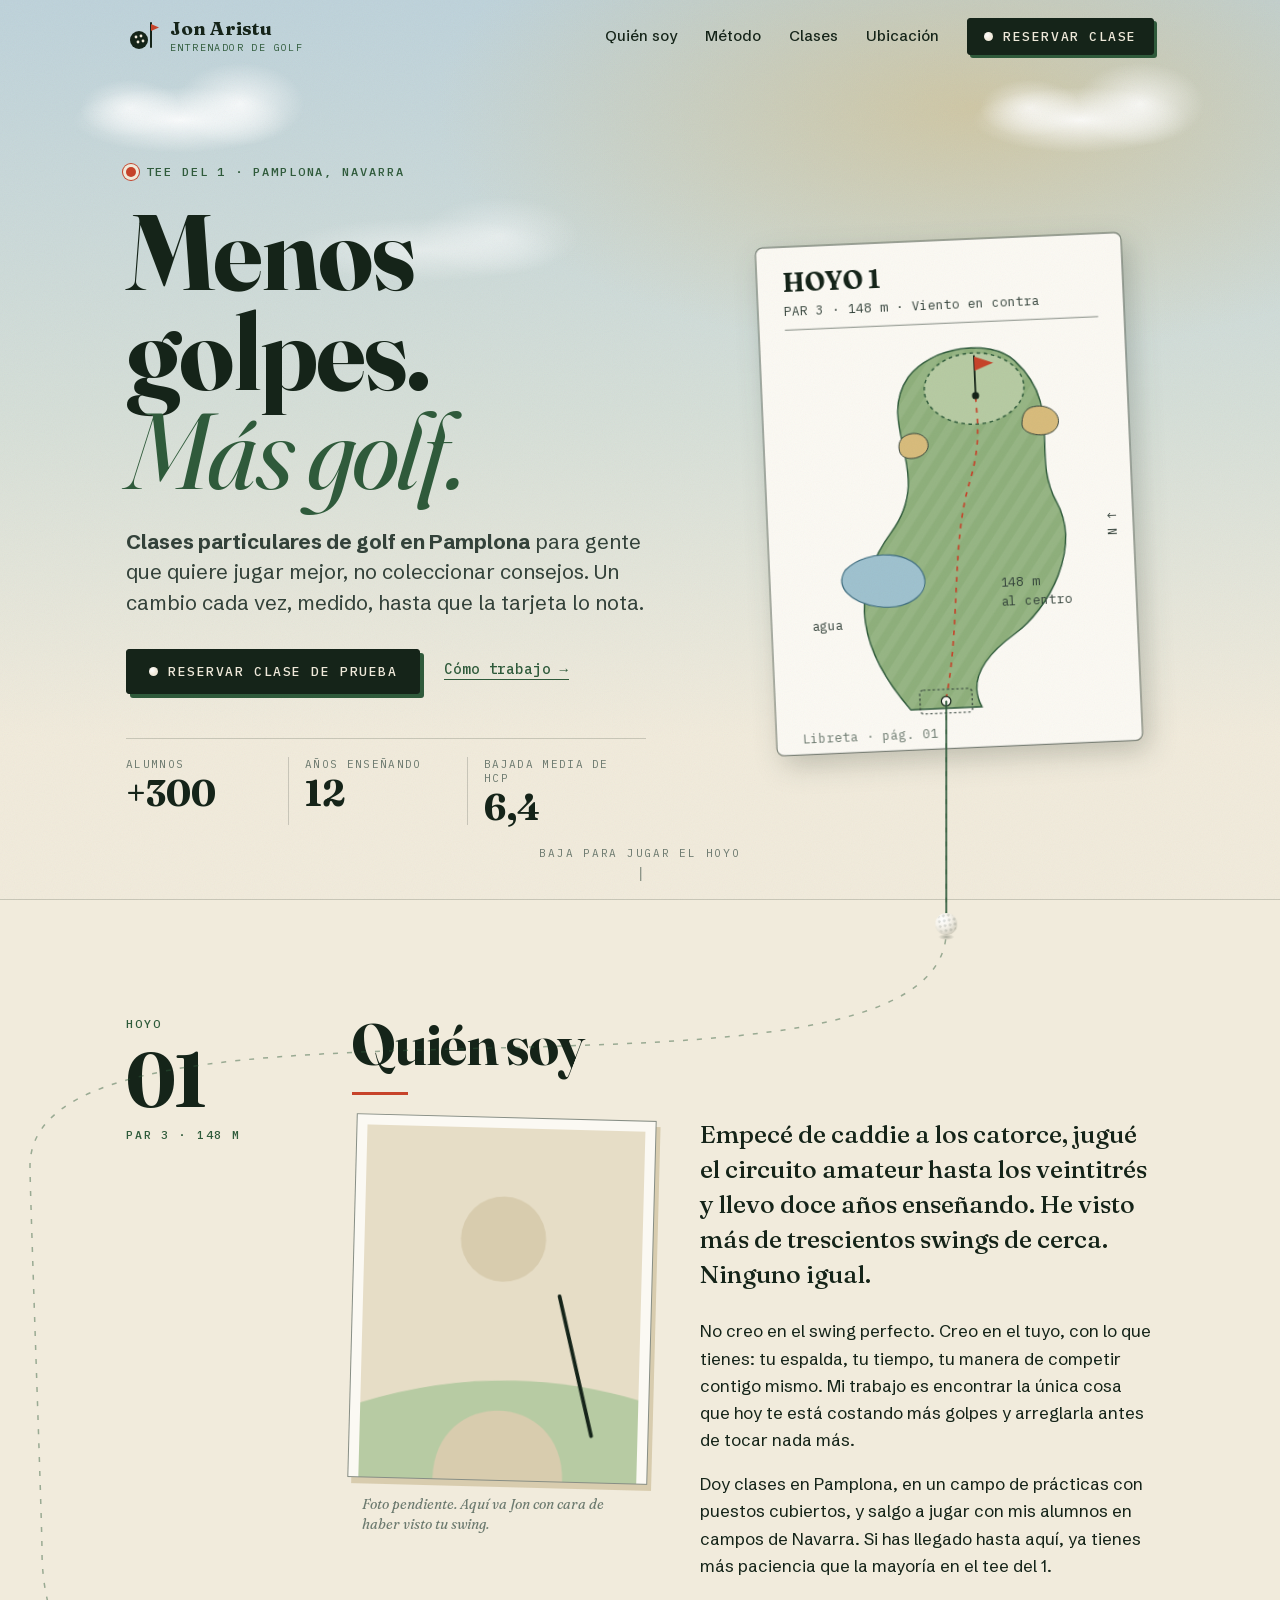
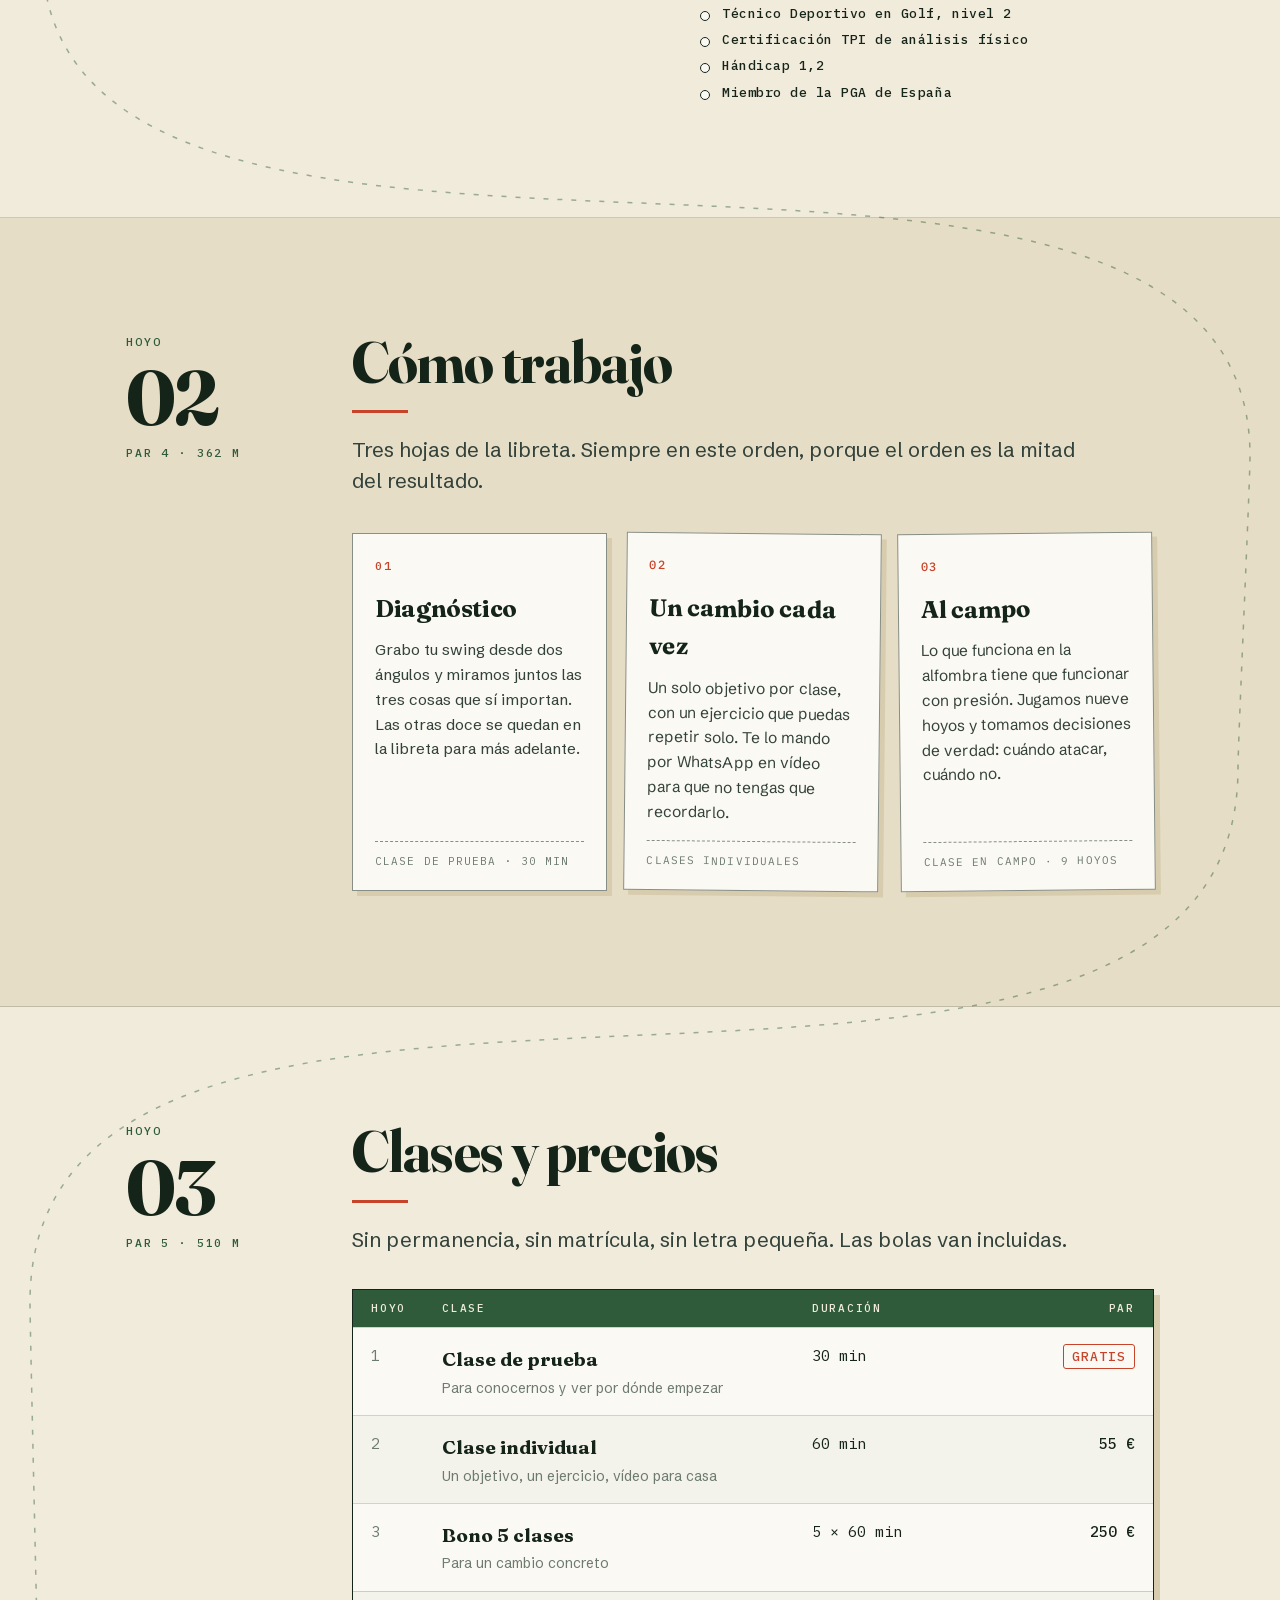
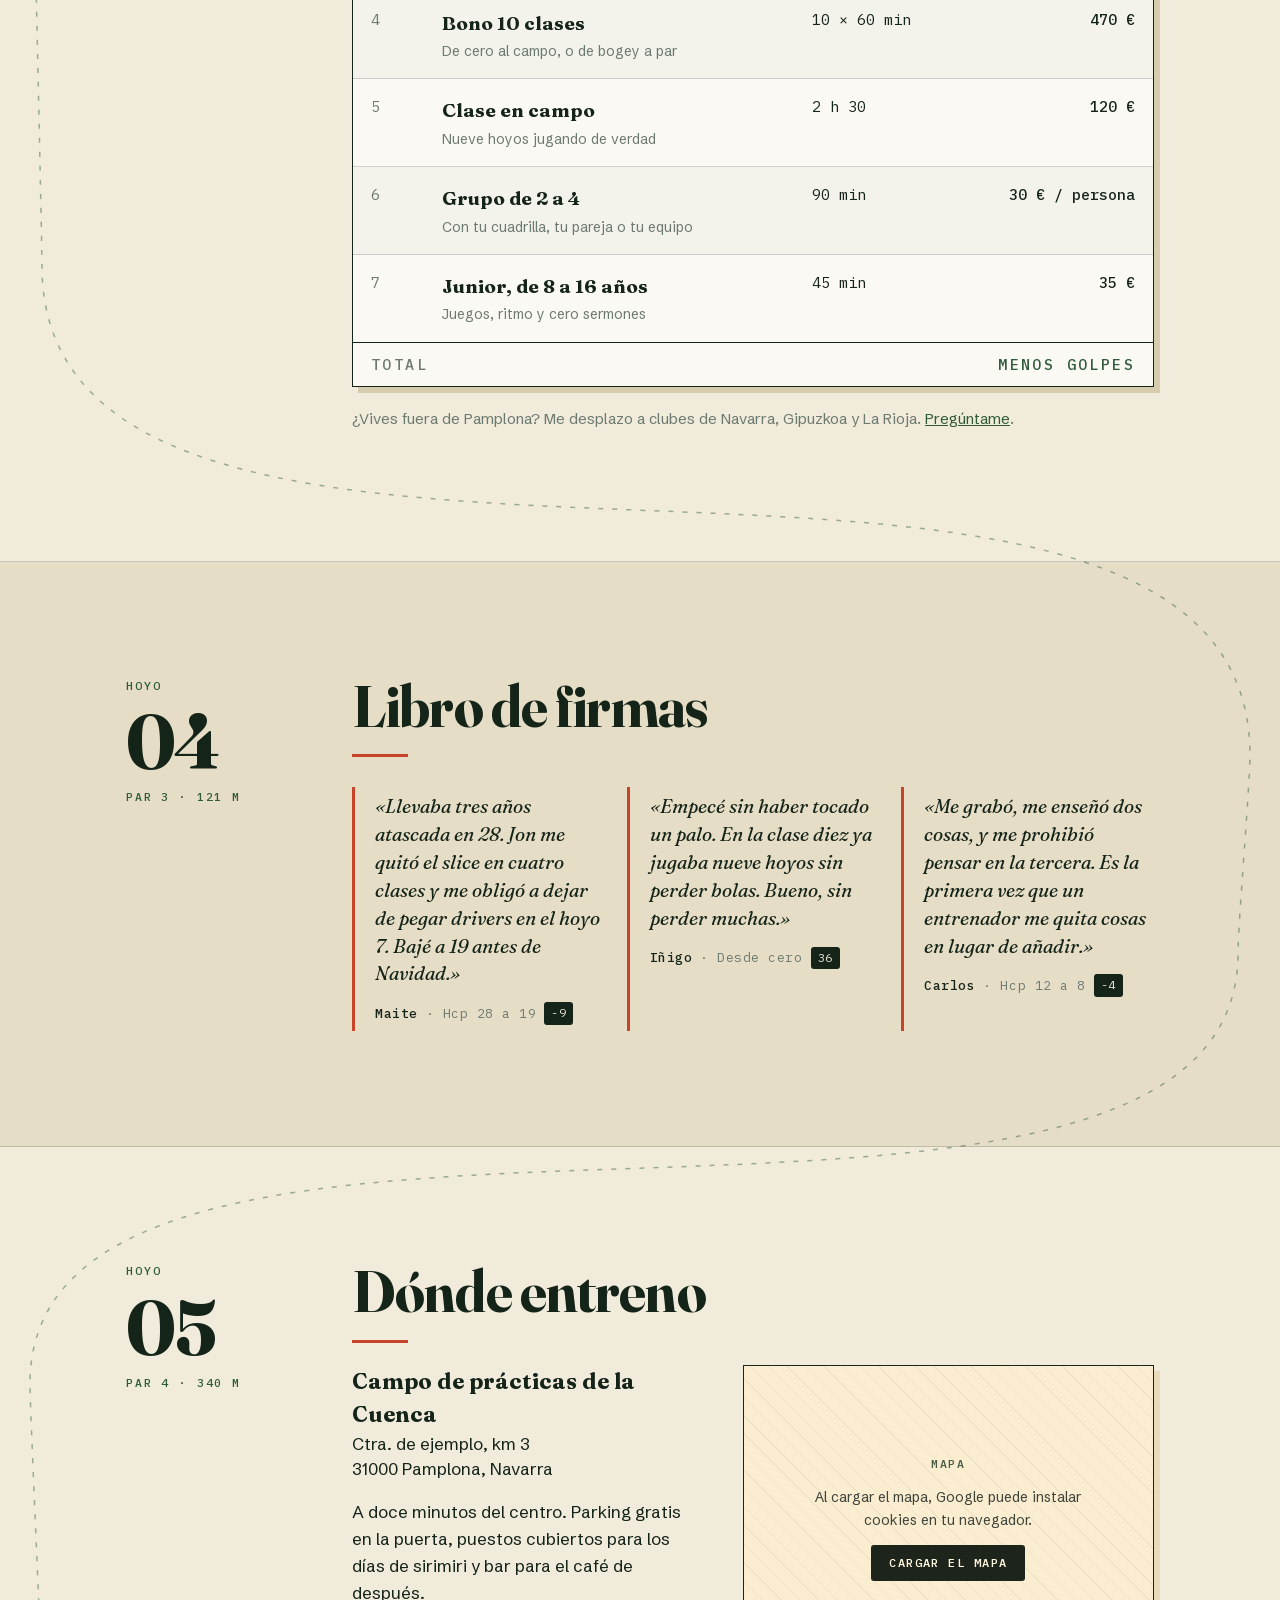
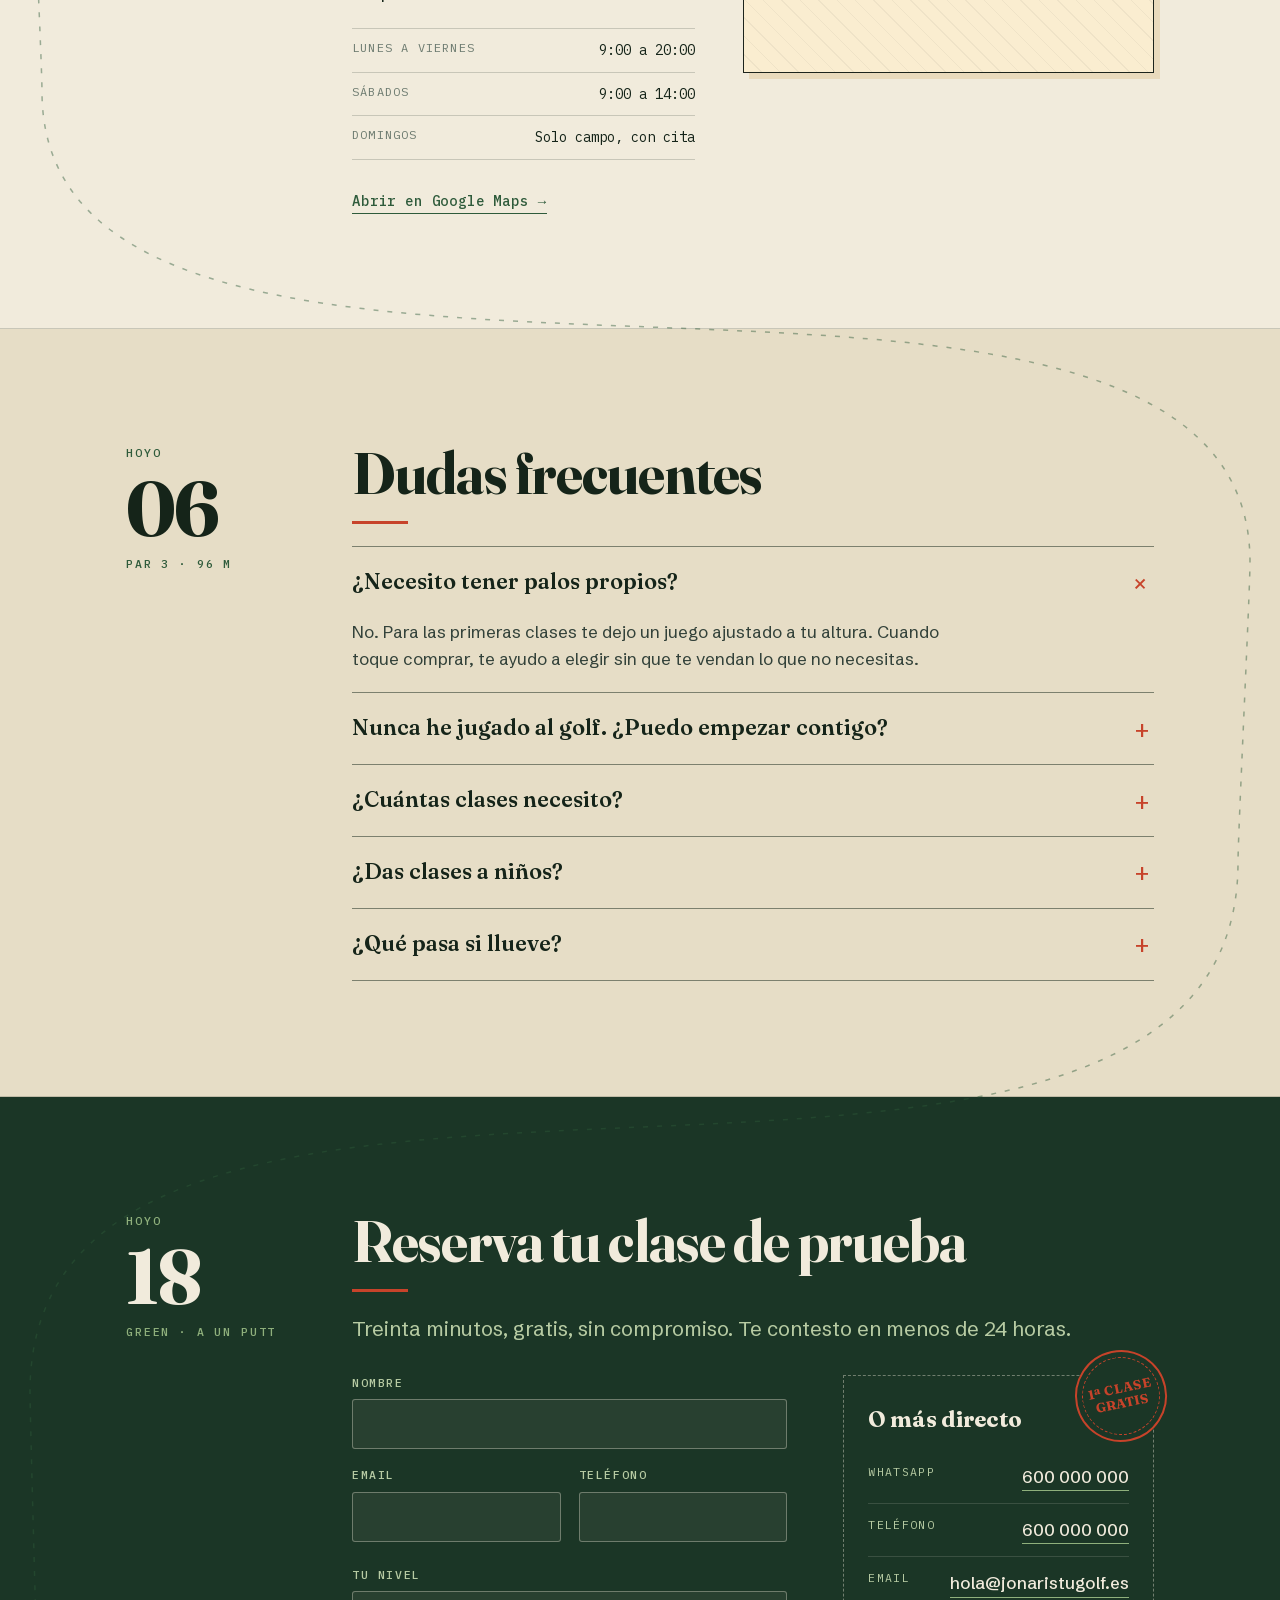
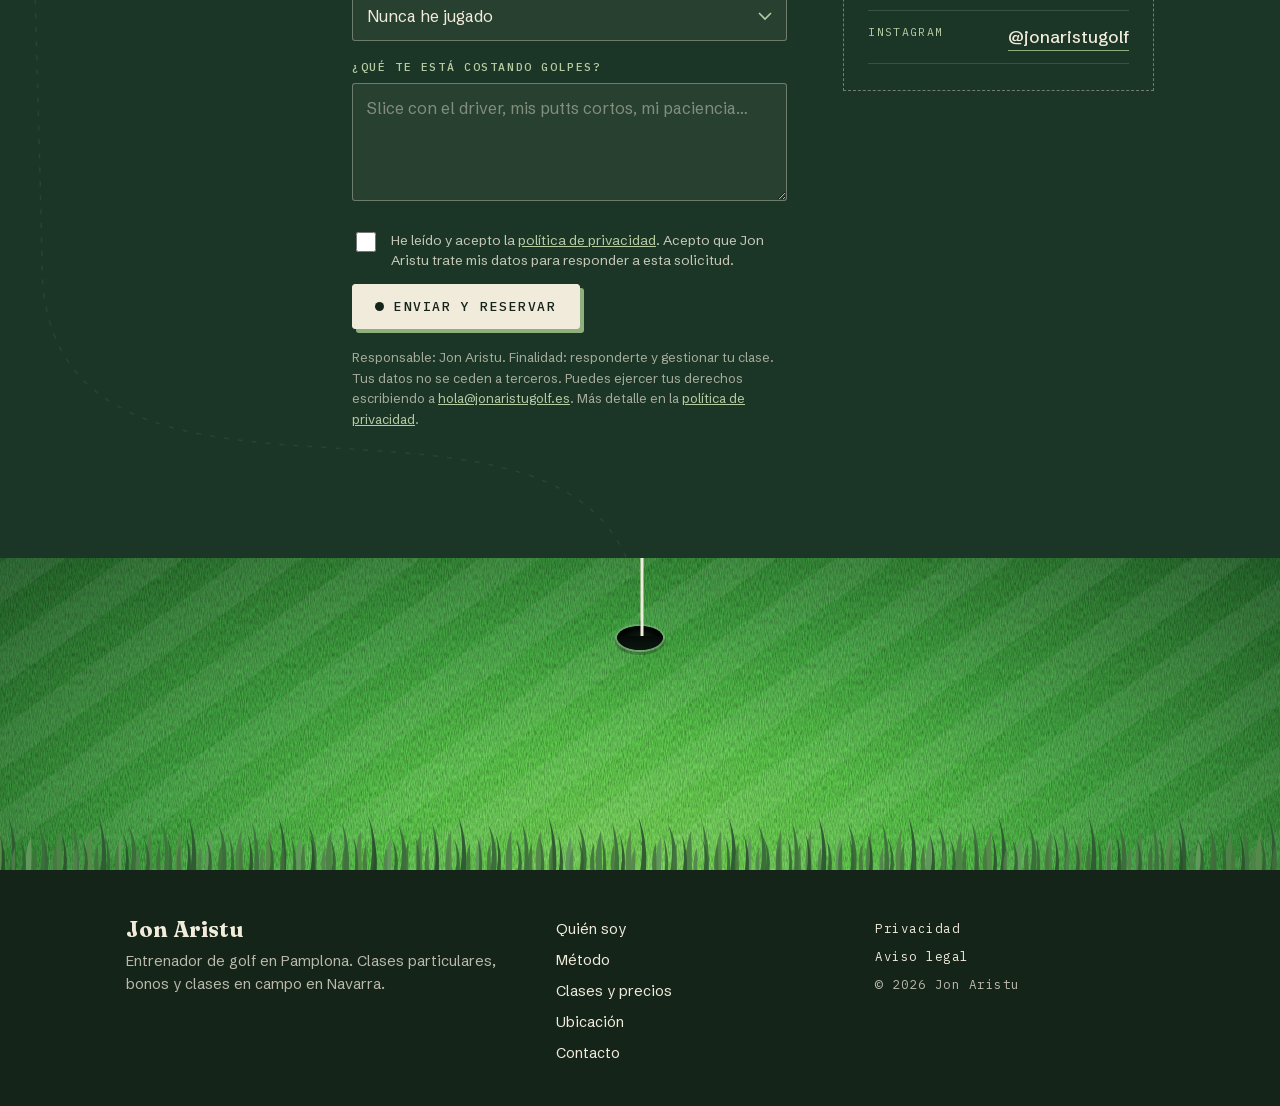
<file: index.html>
<!DOCTYPE html>
<html lang="es">
<head>
  <meta charset="utf-8">
  <meta name="viewport" content="width=device-width, initial-scale=1">
  <title>Clases de golf en Pamplona · Jon Aristu, entrenador particular</title>
  <meta name="description" content="Clases particulares de golf en Pamplona y Navarra para todos los niveles. Entrenador titulado con 12 años de experiencia. Primera clase de prueba gratis, sin compromiso.">
  <link rel="canonical" href="https://www.jonaristugolf.es/">
  <meta name="robots" content="index, follow, max-image-preview:large">
  <meta name="theme-color" content="#152419">
  <meta name="author" content="Jon Aristu">
  <meta name="geo.region" content="ES-NA">
  <meta name="geo.placename" content="Pamplona">

  <!-- Open Graph / redes -->
  <meta property="og:type" content="website">
  <meta property="og:locale" content="es_ES">
  <meta property="og:site_name" content="Jon Aristu · Entrenador de golf">
  <meta property="og:title" content="Clases de golf en Pamplona · Jon Aristu">
  <meta property="og:description" content="Menos golpes, más golf. Clases particulares de golf en Pamplona. Primera clase gratis.">
  <meta property="og:url" content="https://www.jonaristugolf.es/">
  <meta property="og:image" content="https://www.jonaristugolf.es/og.jpg">
  <meta property="og:image:width" content="1200">
  <meta property="og:image:height" content="630">
  <meta property="og:image:type" content="image/jpeg">
  <meta property="og:image:alt" content="Menos golpes. Más golf. Clases particulares de golf con Jon Aristu en Pamplona.">
  <meta name="twitter:card" content="summary_large_image">
  <meta name="twitter:title" content="Clases de golf en Pamplona · Jon Aristu">
  <meta name="twitter:description" content="Menos golpes, más golf. Clases particulares de golf en Pamplona. Primera clase gratis.">
  <meta name="twitter:image" content="https://www.jonaristugolf.es/og.jpg">
  <meta name="twitter:image:alt" content="Menos golpes. Más golf. Clases particulares de golf con Jon Aristu en Pamplona.">

  <link rel="icon" href="favicon.svg" type="image/svg+xml">
  <link rel="apple-touch-icon" href="apple-touch-icon.png">

  <!-- Tipografías autohospedadas: sin peticiones a terceros ni render bloqueado.
       Se precargan los dos cortes que aparecen en la primera pantalla. -->
  <link rel="preload" href="fonts/fraunces-400-700-normal-latin.woff2" as="font" type="font/woff2" crossorigin>
  <link rel="preload" href="fonts/schibsted-grotesk-400-700-normal-latin.woff2" as="font" type="font/woff2" crossorigin>
  <link rel="stylesheet" href="styles.css">

  <!-- Datos estructurados -->
  <script type="application/ld+json">
  {
    "@context": "https://schema.org",
    "@graph": [
      {
        "@type": "WebSite",
        "@id": "https://www.jonaristugolf.es/#web",
        "url": "https://www.jonaristugolf.es/",
        "name": "Jon Aristu · Clases de golf en Pamplona",
        "inLanguage": "es-ES",
        "publisher": { "@id": "https://www.jonaristugolf.es/#negocio" }
      },
      {
        "@type": ["LocalBusiness", "SportsActivityLocation"],
        "@id": "https://www.jonaristugolf.es/#negocio",
        "name": "Jon Aristu · Clases de golf en Pamplona",
        "description": "Clases particulares de golf en Pamplona y Navarra para todos los niveles, con entrenador titulado. Primera clase de prueba gratuita.",
        "image": "https://www.jonaristugolf.es/og.jpg",
        "logo": "https://www.jonaristugolf.es/apple-touch-icon.png",
        "url": "https://www.jonaristugolf.es/",
        "telephone": "+34600000000",
        "email": "hola@jonaristugolf.es",
        "priceRange": "€€",
        "currenciesAccepted": "EUR",
        "address": {
          "@type": "PostalAddress",
          "streetAddress": "Campo de prácticas, Ctra. de ejemplo km 3",
          "addressLocality": "Pamplona",
          "addressRegion": "Navarra",
          "postalCode": "31000",
          "addressCountry": "ES"
        },
        "geo": { "@type": "GeoCoordinates", "latitude": 42.8125, "longitude": -1.6458 },
        "areaServed": [
          { "@type": "City", "name": "Pamplona" },
          { "@type": "AdministrativeArea", "name": "Navarra" },
          { "@type": "AdministrativeArea", "name": "Gipuzkoa" },
          { "@type": "AdministrativeArea", "name": "La Rioja" }
        ],
        "openingHoursSpecification": [
          { "@type": "OpeningHoursSpecification", "dayOfWeek": ["Monday","Tuesday","Wednesday","Thursday","Friday"], "opens": "09:00", "closes": "20:00" },
          { "@type": "OpeningHoursSpecification", "dayOfWeek": "Saturday", "opens": "09:00", "closes": "14:00" }
        ],
        "founder": { "@id": "https://www.jonaristugolf.es/#jon" },
        "employee": { "@id": "https://www.jonaristugolf.es/#jon" },
        "sameAs": ["https://www.instagram.com/jonaristugolf"],
        "hasOfferCatalog": { "@id": "https://www.jonaristugolf.es/#catalogo" }
      },
      {
        "@type": "OfferCatalog",
        "@id": "https://www.jonaristugolf.es/#catalogo",
        "name": "Clases y bonos",
        "itemListElement": [
          {
            "@type": "Offer",
            "name": "Clase de prueba",
            "price": "0",
            "priceCurrency": "EUR",
            "url": "https://www.jonaristugolf.es/#contacto",
            "availability": "https://schema.org/InStock",
            "itemOffered": {
              "@type": "Service",
              "name": "Clase de prueba de golf (30 min)",
              "description": "Primera clase gratuita de 30 minutos para conocernos y ver por dónde empezar.",
              "serviceType": "Clase de golf",
              "provider": { "@id": "https://www.jonaristugolf.es/#negocio" }
            }
          },
          {
            "@type": "Offer",
            "name": "Clase individual",
            "price": "55",
            "priceCurrency": "EUR",
            "url": "https://www.jonaristugolf.es/#clases",
            "availability": "https://schema.org/InStock",
            "itemOffered": { "@id": "https://www.jonaristugolf.es/#clase-individual" }
          },
          {
            "@type": "Offer",
            "name": "Bono 5 clases",
            "price": "250",
            "priceCurrency": "EUR",
            "url": "https://www.jonaristugolf.es/#clases",
            "availability": "https://schema.org/InStock",
            "itemOffered": {
              "@type": "Service",
              "name": "Bono de 5 clases de golf",
              "description": "Cinco clases individuales de 60 minutos para trabajar un cambio concreto.",
              "serviceType": "Clase de golf",
              "provider": { "@id": "https://www.jonaristugolf.es/#negocio" }
            }
          },
          {
            "@type": "Offer",
            "name": "Bono 10 clases",
            "price": "470",
            "priceCurrency": "EUR",
            "url": "https://www.jonaristugolf.es/#clases",
            "availability": "https://schema.org/InStock",
            "itemOffered": {
              "@type": "Service",
              "name": "Bono de 10 clases de golf",
              "description": "Diez clases individuales de 60 minutos: de cero al campo, o de bogey a par.",
              "serviceType": "Clase de golf",
              "provider": { "@id": "https://www.jonaristugolf.es/#negocio" }
            }
          },
          {
            "@type": "Offer",
            "name": "Clase en campo, 9 hoyos",
            "price": "120",
            "priceCurrency": "EUR",
            "url": "https://www.jonaristugolf.es/#clases",
            "availability": "https://schema.org/InStock",
            "itemOffered": {
              "@type": "Service",
              "name": "Clase de golf en campo (9 hoyos)",
              "description": "Dos horas y media jugando nueve hoyos y tomando decisiones de juego reales.",
              "serviceType": "Clase de golf",
              "provider": { "@id": "https://www.jonaristugolf.es/#negocio" }
            }
          },
          {
            "@type": "Offer",
            "name": "Grupo de 2 a 4 personas",
            "price": "30",
            "priceCurrency": "EUR",
            "url": "https://www.jonaristugolf.es/#clases",
            "availability": "https://schema.org/InStock",
            "itemOffered": {
              "@type": "Service",
              "name": "Clase de golf en grupo reducido (90 min)",
              "description": "Clase de 90 minutos para grupos de dos a cuatro personas. Precio por persona.",
              "serviceType": "Clase de golf",
              "provider": { "@id": "https://www.jonaristugolf.es/#negocio" }
            }
          },
          {
            "@type": "Offer",
            "name": "Junior, de 8 a 16 años",
            "price": "35",
            "priceCurrency": "EUR",
            "url": "https://www.jonaristugolf.es/#clases",
            "availability": "https://schema.org/InStock",
            "itemOffered": {
              "@type": "Service",
              "name": "Clase de golf junior (45 min)",
              "description": "Clase de 45 minutos para niñas y niños de 8 a 16 años, con juegos y sin sermones.",
              "serviceType": "Clase de golf",
              "provider": { "@id": "https://www.jonaristugolf.es/#negocio" }
            }
          }
        ]
      },
      {
        "@type": "Service",
        "@id": "https://www.jonaristugolf.es/#clase-individual",
        "name": "Clase individual de golf (60 min)",
        "description": "Clase particular de 60 minutos: un objetivo, un ejercicio y vídeo del swing para practicar en casa.",
        "serviceType": "Clase de golf",
        "areaServed": { "@type": "City", "name": "Pamplona" },
        "provider": { "@id": "https://www.jonaristugolf.es/#negocio" },
        "offers": { "@type": "Offer", "price": "55", "priceCurrency": "EUR", "availability": "https://schema.org/InStock" },
        "review": [
          {
            "@type": "Review",
            "author": { "@type": "Person", "name": "Maite" },
            "reviewRating": { "@type": "Rating", "ratingValue": "5", "bestRating": "5" },
            "reviewBody": "Llevaba tres años atascada en 28. Jon me quitó el slice en cuatro clases y me obligó a dejar de pegar drivers en el hoyo 7. Bajé a 19 antes de Navidad."
          },
          {
            "@type": "Review",
            "author": { "@type": "Person", "name": "Iñigo" },
            "reviewRating": { "@type": "Rating", "ratingValue": "5", "bestRating": "5" },
            "reviewBody": "Empecé sin haber tocado un palo. En la clase diez ya jugaba nueve hoyos sin perder bolas. Bueno, sin perder muchas."
          },
          {
            "@type": "Review",
            "author": { "@type": "Person", "name": "Carlos" },
            "reviewRating": { "@type": "Rating", "ratingValue": "5", "bestRating": "5" },
            "reviewBody": "Me grabó, me enseñó dos cosas, y me prohibió pensar en la tercera. Es la primera vez que un entrenador me quita cosas en lugar de añadir."
          }
        ]
      },
      {
        "@type": "Person",
        "@id": "https://www.jonaristugolf.es/#jon",
        "name": "Jon Aristu",
        "jobTitle": "Entrenador de golf",
        "knowsAbout": ["Golf", "Técnica de swing", "Juego corto", "Enseñanza deportiva"],
        "worksFor": { "@id": "https://www.jonaristugolf.es/#negocio" },
        "sameAs": ["https://www.instagram.com/jonaristugolf"]
      },
      {
        "@type": "FAQPage",
        "@id": "https://www.jonaristugolf.es/#faq",
        "mainEntity": [
          { "@type": "Question", "name": "¿Necesito tener palos propios?", "acceptedAnswer": { "@type": "Answer", "text": "No. Para las primeras clases te dejo un juego ajustado a tu altura. Cuando toque comprar, te ayudo a elegir sin que te vendan lo que no necesitas." } },
          { "@type": "Question", "name": "Nunca he jugado al golf. ¿Puedo empezar contigo?", "acceptedAnswer": { "@type": "Answer", "text": "Sí. La mitad de mis alumnos llegan sin haber tocado un palo. En la primera clase golpeas bolas, no escuchas teoría." } },
          { "@type": "Question", "name": "¿Cuántas clases necesito?", "acceptedAnswer": { "@type": "Answer", "text": "Depende de tu punto de partida y de cuánto practiques entre clases. Un principiante suele estar listo para salir al campo en 8 o 10 clases. Un jugador con hándicap suele notar el cambio en 3 o 4." } },
          { "@type": "Question", "name": "¿Das clases a niños?", "acceptedAnswer": { "@type": "Answer", "text": "Sí, a partir de 8 años. Clases de 45 minutos, con juegos y sin sermones." } },
          { "@type": "Question", "name": "¿Qué pasa si llueve?", "acceptedAnswer": { "@type": "Answer", "text": "El campo tiene puestos cubiertos. Si el tiempo es impracticable, movemos la clase sin coste." } }
        ]
      }
    ]
  }
  </script>
</head>
<body>
  <a class="skip" href="#contenido">Saltar al contenido</a>

  <header class="topbar" id="topbar">
    <div class="wrap topbar__inner">
      <a class="brand" href="#inicio" aria-label="Jon Aristu, inicio">
        <svg class="brand__mark" width="34" height="34" viewBox="0 0 34 34" aria-hidden="true">
          <circle cx="13" cy="21" r="9" fill="currentColor"/>
          <circle cx="10" cy="18" r="1.4" fill="var(--paper)"/><circle cx="15" cy="17" r="1.4" fill="var(--paper)"/><circle cx="12" cy="23" r="1.4" fill="var(--paper)"/><circle cx="17" cy="22" r="1.4" fill="var(--paper)"/>
          <path d="M25 4v24" stroke="currentColor" stroke-width="2" stroke-linecap="round"/>
          <path d="M25 5l8 3.5-8 3.5z" fill="var(--flag)"/>
        </svg>
        <span class="brand__text">Jon Aristu<small>Entrenador de golf</small></span>
      </a>

      <button class="nav-toggle" id="nav-toggle" aria-expanded="false" aria-controls="nav">
        <span class="nav-toggle__bar"></span><span class="nav-toggle__bar"></span><span class="nav-toggle__ball"></span>
        <span class="sr-only">Menú</span>
      </button>

      <nav class="nav" id="nav" aria-label="Principal">
        <a href="#quien-soy">Quién soy</a>
        <a href="#metodo">Método</a>
        <a href="#clases">Clases</a>
        <a href="#ubicacion">Ubicación</a>
        <a href="#contacto" class="btn btn--small">Reservar clase</a>
      </nav>
    </div>
  </header>

  <!-- Recorrido de la bola (decorativo, se pinta por JS) -->
  <div class="course" aria-hidden="true">
    <svg id="course-svg" xmlns="http://www.w3.org/2000/svg">
      <path class="trail" d=""/>
      <path class="trail-done" d=""/>
    </svg>
    <div class="ball" id="ball"><span class="ball__dimples" id="ball-dimples"></span></div>
  </div>

  <main id="contenido">

    <!-- ===== HERO / TEE ===== -->
    <section class="hero" id="inicio">
      <div class="wrap hero__grid">
        <div class="hero__copy">
          <p class="eyebrow"><span class="tee-dot"></span> Tee del 1 · Pamplona, Navarra</p>
          <h1>Menos golpes.<br><em>Más golf.</em></h1>
          <p class="lede"><strong>Clases particulares de golf en Pamplona</strong> para gente que quiere jugar mejor, no coleccionar consejos. Un cambio cada vez, medido, hasta que la tarjeta lo nota.</p>
          <div class="hero__cta">
            <a class="btn" href="#contacto">Reservar clase de prueba</a>
            <a class="link-arrow" href="#metodo">Cómo trabajo</a>
          </div>
          <dl class="stats" id="stats">
            <div><dt>Alumnos</dt><dd data-count data-target="300" data-prefix="+"><span aria-hidden="true">+0</span><span class="sr-only">Más de 300</span></dd></div>
            <div><dt>Años enseñando</dt><dd data-count data-target="12"><span aria-hidden="true">0</span><span class="sr-only">12</span></dd></div>
            <div><dt>Bajada media de hcp</dt><dd data-count data-target="6.4" data-decimals="1"><span aria-hidden="true">0,0</span><span class="sr-only">6,4</span></dd></div>
          </dl>
        </div>

        <figure class="yardage" aria-label="Croquis del hoyo 1: par 3 de 148 metros">
          <svg viewBox="0 0 320 440" role="img" aria-hidden="true">
            <defs>
              <pattern id="mow" width="14" height="14" patternUnits="userSpaceOnUse" patternTransform="rotate(35)">
                <rect width="7" height="14" fill="rgba(255,255,255,.07)"/>
              </pattern>
            </defs>
            <rect class="yardage__paper" x="6" y="6" width="308" height="428" rx="6"/>
            <text class="yardage__title" x="28" y="44">HOYO 1</text>
            <text class="yardage__meta" x="28" y="64">PAR 3 · 148 m · Viento en contra</text>
            <line x1="28" y1="76" x2="292" y2="76" class="yardage__rule"/>
            <!-- fairway -->
            <path class="yardage__fairway" d="M120 400 C80 350 70 300 110 250 C150 200 100 160 130 120 C150 95 200 90 220 110 C260 150 230 190 250 230 C270 270 240 320 210 340 C180 360 170 380 180 400 Z"/>
            <path d="M120 400 C80 350 70 300 110 250 C150 200 100 160 130 120 C150 95 200 90 220 110 C260 150 230 190 250 230 C270 270 240 320 210 340 C180 360 170 380 180 400 Z" fill="url(#mow)"/>
            <!-- green -->
            <ellipse class="yardage__green" cx="185" cy="132" rx="42" ry="30"/>
            <!-- bunkers -->
            <path class="yardage__sand" d="M232 150 c14 -4 26 6 22 16 c-5 12 -30 8 -30 -2 c0 -6 2 -12 8 -14z"/>
            <path class="yardage__sand" d="M124 170 c10 -6 22 0 20 10 c-3 10 -22 12 -24 2 c-1 -5 0 -9 4 -12z"/>
            <!-- agua -->
            <path class="yardage__water" d="M70 280 c20 -18 60 -14 66 8 c4 16 -16 28 -40 24 c-22 -4 -36 -18 -26 -32z"/>
            <!-- línea de juego -->
            <path class="yardage__line" d="M150 392 C165 330 160 260 178 210 C190 175 186 155 186 138"/>
            <!-- tee -->
            <rect class="yardage__teebox" x="128" y="384" width="44" height="20" rx="3"/>
            <circle id="tee" cx="150" cy="394" r="4" class="yardage__tee"/>
            <!-- bandera -->
            <line x1="186" y1="138" x2="186" y2="104" class="yardage__pin"/>
            <path d="M186 105 l16 6 -16 6z" fill="var(--flag)"/>
            <circle cx="186" cy="138" r="3" fill="var(--ink)"/>
            <!-- cotas -->
            <text class="yardage__note" x="200" y="300">148 m</text>
            <text class="yardage__note" x="200" y="316">al centro</text>
            <text class="yardage__note" x="40" y="330">agua</text>
            <text class="yardage__note yardage__note--rot" transform="rotate(-90 300 260)" x="300" y="260">N ↑</text>
            <text class="yardage__foot" x="28" y="424">Libreta · pág. 01</text>
          </svg>
          <figcaption class="sr-only">Croquis de un par 3 con agua a la izquierda y dos bunkers junto al green.</figcaption>
        </figure>
      </div>
      <p class="scroll-hint" aria-hidden="true">Baja para jugar el hoyo</p>
    </section>

    <!-- ===== HOYO 1 · QUIÉN SOY ===== -->
    <section class="hole" id="quien-soy">
      <div class="wrap hole__grid" data-waypoint="left">
        <div class="hole__marker">
          <span>Hoyo</span><b>01</b><span>Par 3 · 148 m</span>
        </div>
        <div class="hole__body reveal">
          <h2>Quién soy</h2>
          <div class="about">
            <figure class="about__photo">
              <!-- Sustituir por foto real: assets/jon-aristu.jpg (recomendado 900×1100, WebP) -->
              <div class="photo-ph" role="img" aria-label="Jon Aristu en el campo de prácticas, con un hierro 7 al hombro">
                <svg viewBox="0 0 300 380" aria-hidden="true">
                  <rect width="300" height="380" fill="var(--paper-2)"/>
                  <path d="M0 300 Q150 250 300 290 V380 H0z" fill="var(--fairway-2)"/>
                  <circle cx="150" cy="120" r="46" fill="var(--paper-3)"/>
                  <path d="M80 380 C80 280 220 280 220 380z" fill="var(--paper-3)"/>
                  <line x1="212" y1="180" x2="250" y2="330" stroke="var(--ink)" stroke-width="4" stroke-linecap="round"/>
                </svg>
              </div>
              <figcaption>Foto pendiente. Aquí va Jon con cara de haber visto tu swing.</figcaption>
            </figure>
            <div class="about__text">
              <p class="big">Empecé de caddie a los catorce, jugué el circuito amateur hasta los veintitrés y llevo doce años enseñando. He visto más de trescientos swings de cerca. Ninguno igual.</p>
              <p>No creo en el swing perfecto. Creo en el tuyo, con lo que tienes: tu espalda, tu tiempo, tu manera de competir contigo mismo. Mi trabajo es encontrar la única cosa que hoy te está costando más golpes y arreglarla antes de tocar nada más.</p>
              <p>Doy clases en Pamplona, en un campo de prácticas con puestos cubiertos, y salgo a jugar con mis alumnos en campos de Navarra. Si has llegado hasta aquí, ya tienes más paciencia que la mayoría en el tee del 1.</p>
              <ul class="creds">
                <li>Técnico Deportivo en Golf, nivel 2</li>
                <li>Certificación TPI de análisis físico</li>
                <li>Hándicap 1,2</li>
                <li>Miembro de la PGA de España</li>
              </ul>
            </div>
          </div>
        </div>
      </div>
    </section>

    <!-- ===== HOYO 2 · MÉTODO ===== -->
    <section class="hole hole--alt" id="metodo">
      <div class="wrap hole__grid" data-waypoint="right">
        <div class="hole__marker">
          <span>Hoyo</span><b>02</b><span>Par 4 · 362 m</span>
        </div>
        <div class="hole__body reveal">
          <h2>Cómo trabajo</h2>
          <p class="lede">Tres hojas de la libreta. Siempre en este orden, porque el orden es la mitad del resultado.</p>
          <ol class="steps">
            <li class="step">
              <span class="step__n">01</span>
              <h3>Diagnóstico</h3>
              <p>Grabo tu swing desde dos ángulos y miramos juntos las tres cosas que sí importan. Las otras doce se quedan en la libreta para más adelante.</p>
              <span class="step__tag">Clase de prueba · 30 min</span>
            </li>
            <li class="step">
              <span class="step__n">02</span>
              <h3>Un cambio cada vez</h3>
              <p>Un solo objetivo por clase, con un ejercicio que puedas repetir solo. Te lo mando por WhatsApp en vídeo para que no tengas que recordarlo.</p>
              <span class="step__tag">Clases individuales</span>
            </li>
            <li class="step">
              <span class="step__n">03</span>
              <h3>Al campo</h3>
              <p>Lo que funciona en la alfombra tiene que funcionar con presión. Jugamos nueve hoyos y tomamos decisiones de verdad: cuándo atacar, cuándo no.</p>
              <span class="step__tag">Clase en campo · 9 hoyos</span>
            </li>
          </ol>
        </div>
      </div>
    </section>

    <!-- ===== HOYO 3 · CLASES ===== -->
    <section class="hole" id="clases">
      <div class="wrap hole__grid" data-waypoint="left">
        <div class="hole__marker">
          <span>Hoyo</span><b>03</b><span>Par 5 · 510 m</span>
        </div>
        <div class="hole__body reveal">
          <h2>Clases y precios</h2>
          <p class="lede">Sin permanencia, sin matrícula, sin letra pequeña. Las bolas van incluidas.</p>

          <div class="scorecard-wrap">
            <table class="scorecard">
              <caption class="sr-only">Tarjeta de precios de las clases de golf</caption>
              <thead>
                <tr><th scope="col">Hoyo</th><th scope="col">Clase</th><th scope="col">Duración</th><th scope="col">Par</th></tr>
              </thead>
              <tbody>
                <tr><td data-l="Hoyo">1</td><td data-l="Clase"><strong>Clase de prueba</strong><small>Para conocernos y ver por dónde empezar</small></td><td data-l="Duración">30 min</td><td data-l="Precio"><em>Gratis</em></td></tr>
                <tr><td data-l="Hoyo">2</td><td data-l="Clase"><strong>Clase individual</strong><small>Un objetivo, un ejercicio, vídeo para casa</small></td><td data-l="Duración">60 min</td><td data-l="Precio">55 €</td></tr>
                <tr><td data-l="Hoyo">3</td><td data-l="Clase"><strong>Bono 5 clases</strong><small>Para un cambio concreto</small></td><td data-l="Duración">5 × 60 min</td><td data-l="Precio">250 €</td></tr>
                <tr><td data-l="Hoyo">4</td><td data-l="Clase"><strong>Bono 10 clases</strong><small>De cero al campo, o de bogey a par</small></td><td data-l="Duración">10 × 60 min</td><td data-l="Precio">470 €</td></tr>
                <tr><td data-l="Hoyo">5</td><td data-l="Clase"><strong>Clase en campo</strong><small>Nueve hoyos jugando de verdad</small></td><td data-l="Duración">2 h 30</td><td data-l="Precio">120 €</td></tr>
                <tr><td data-l="Hoyo">6</td><td data-l="Clase"><strong>Grupo de 2 a 4</strong><small>Con tu cuadrilla, tu pareja o tu equipo</small></td><td data-l="Duración">90 min</td><td data-l="Precio">30 € / persona</td></tr>
                <tr><td data-l="Hoyo">7</td><td data-l="Clase"><strong>Junior, de 8 a 16 años</strong><small>Juegos, ritmo y cero sermones</small></td><td data-l="Duración">45 min</td><td data-l="Precio">35 €</td></tr>
              </tbody>
              <tfoot>
                <tr><td colspan="3">Total</td><td>Menos golpes</td></tr>
              </tfoot>
            </table>
          </div>
          <p class="note">¿Vives fuera de Pamplona? Me desplazo a clubes de Navarra, Gipuzkoa y La Rioja. <a href="#contacto">Pregúntame</a>.</p>
        </div>
      </div>
    </section>

    <!-- ===== OPINIONES ===== -->
    <section class="hole hole--alt" id="opiniones">
      <div class="wrap hole__grid" data-waypoint="right">
        <div class="hole__marker">
          <span>Hoyo</span><b>04</b><span>Par 3 · 121 m</span>
        </div>
        <div class="hole__body reveal">
          <h2>Libro de firmas</h2>
          <ul class="quotes">
            <li class="quote">
              <blockquote>«Llevaba tres años atascada en 28. Jon me quitó el slice en cuatro clases y me obligó a dejar de pegar drivers en el hoyo 7. Bajé a 19 antes de Navidad.»</blockquote>
              <footer><b>Maite</b> · Hcp 28 a 19 <span class="hcp">-9</span></footer>
            </li>
            <li class="quote">
              <blockquote>«Empecé sin haber tocado un palo. En la clase diez ya jugaba nueve hoyos sin perder bolas. Bueno, sin perder muchas.»</blockquote>
              <footer><b>Iñigo</b> · Desde cero <span class="hcp">36</span></footer>
            </li>
            <li class="quote">
              <blockquote>«Me grabó, me enseñó dos cosas, y me prohibió pensar en la tercera. Es la primera vez que un entrenador me quita cosas en lugar de añadir.»</blockquote>
              <footer><b>Carlos</b> · Hcp 12 a 8 <span class="hcp">-4</span></footer>
            </li>
          </ul>
        </div>
      </div>
    </section>

    <!-- ===== HOYO 5 · UBICACIÓN ===== -->
    <section class="hole" id="ubicacion">
      <div class="wrap hole__grid" data-waypoint="left">
        <div class="hole__marker">
          <span>Hoyo</span><b>05</b><span>Par 4 · 340 m</span>
        </div>
        <div class="hole__body reveal">
          <h2>Dónde entreno</h2>
          <div class="where">
            <div class="where__info">
              <address>
                <strong>Campo de prácticas de la Cuenca</strong><br>
                Ctra. de ejemplo, km 3<br>
                31000 Pamplona, Navarra
              </address>
              <p>A doce minutos del centro. Parking gratis en la puerta, puestos cubiertos para los días de sirimiri y bar para el café de después.</p>
              <dl class="hours">
                <div><dt>Lunes a viernes</dt><dd>9:00 a 20:00</dd></div>
                <div><dt>Sábados</dt><dd>9:00 a 14:00</dd></div>
                <div><dt>Domingos</dt><dd>Solo campo, con cita</dd></div>
              </dl>
              <a class="link-arrow" href="https://maps.google.com/?q=Pamplona,Navarra" target="_blank" rel="noopener">Abrir en Google Maps</a>
            </div>
            <div class="where__map">
              <!-- El iframe de Google Maps carga cookies de terceros: no se inserta hasta que el usuario lo acepta -->
              <button type="button" class="map-consent" id="map-consent"
                      data-map-src="https://www.google.com/maps?q=Pamplona,Navarra&amp;z=12&amp;output=embed"
                      data-map-title="Mapa del campo de prácticas en Pamplona">
                <span class="map-consent__title">Mapa</span>
                <span class="map-consent__text">Al cargar el mapa, Google puede instalar cookies en tu navegador.</span>
                <span class="map-consent__btn">Cargar el mapa</span>
              </button>
            </div>
          </div>
        </div>
      </div>
    </section>

    <!-- ===== FAQ ===== -->
    <section class="hole hole--alt" id="faq">
      <div class="wrap hole__grid" data-waypoint="right">
        <div class="hole__marker">
          <span>Hoyo</span><b>06</b><span>Par 3 · 96 m</span>
        </div>
        <div class="hole__body reveal">
          <h2>Dudas frecuentes</h2>
          <div class="faq">
            <details open>
              <summary>¿Necesito tener palos propios?</summary>
              <p>No. Para las primeras clases te dejo un juego ajustado a tu altura. Cuando toque comprar, te ayudo a elegir sin que te vendan lo que no necesitas.</p>
            </details>
            <details>
              <summary>Nunca he jugado al golf. ¿Puedo empezar contigo?</summary>
              <p>Sí. La mitad de mis alumnos llegan sin haber tocado un palo. En la primera clase golpeas bolas, no escuchas teoría.</p>
            </details>
            <details>
              <summary>¿Cuántas clases necesito?</summary>
              <p>Depende de tu punto de partida y de cuánto practiques entre clases. Un principiante suele estar listo para salir al campo en 8 o 10 clases. Un jugador con hándicap suele notar el cambio en 3 o 4.</p>
            </details>
            <details>
              <summary>¿Das clases a niños?</summary>
              <p>Sí, a partir de 8 años. Clases de 45 minutos, con juegos y sin sermones.</p>
            </details>
            <details>
              <summary>¿Qué pasa si llueve?</summary>
              <p>El campo tiene puestos cubiertos. Si el tiempo es impracticable, movemos la clase sin coste.</p>
            </details>
          </div>
        </div>
      </div>
    </section>

    <!-- ===== HOYO 18 · CONTACTO ===== -->
    <section class="hole hole--contact" id="contacto">
      <div class="wrap hole__grid" data-waypoint="left">
        <div class="hole__marker">
          <span>Hoyo</span><b>18</b><span>Green · A un putt</span>
        </div>
        <div class="hole__body reveal">
          <h2>Reserva tu clase de prueba</h2>
          <p class="lede">Treinta minutos, gratis, sin compromiso. Te contesto en menos de 24 horas.</p>

          <div class="contact">
            <form class="form" id="form-reserva" action="https://formspree.io/f/TU_ID" method="POST" novalidate>
              <div class="form__row">
                <label for="nombre">Nombre</label>
                <input id="nombre" name="nombre" type="text" autocomplete="name" required
                       aria-describedby="err-nombre">
                <span class="field-error" id="err-nombre" data-error-for="nombre"></span>
              </div>
              <div class="form__row form__row--2">
                <div>
                  <label for="email">Email</label>
                  <input id="email" name="email" type="email" autocomplete="email" required
                         aria-describedby="err-email">
                  <span class="field-error" id="err-email" data-error-for="email"></span>
                </div>
                <div>
                  <label for="telefono">Teléfono</label>
                  <input id="telefono" name="telefono" type="tel" autocomplete="tel" inputmode="tel"
                         aria-describedby="err-telefono">
                  <span class="field-error" id="err-telefono" data-error-for="telefono"></span>
                </div>
              </div>
              <div class="form__row">
                <label for="nivel">Tu nivel</label>
                <select id="nivel" name="nivel">
                  <option>Nunca he jugado</option>
                  <option>Estoy empezando</option>
                  <option>Tengo hándicap y quiero bajar</option>
                  <option>Busco clases para mi hijo o hija</option>
                </select>
              </div>
              <div class="form__row">
                <label for="mensaje">¿Qué te está costando golpes?</label>
                <textarea id="mensaje" name="mensaje" rows="4" placeholder="Slice con el driver, mis putts cortos, mi paciencia…"></textarea>
              </div>

              <!-- Consentimiento expreso: exigido por el RGPD, no vale darlo por hecho -->
              <div class="form__consent">
                <input id="consentimiento" name="consentimiento" type="checkbox" value="si" required
                       aria-describedby="err-consentimiento">
                <label for="consentimiento">He leído y acepto la <a href="privacidad.html">política de privacidad</a>. Acepto que Jon Aristu trate mis datos para responder a esta solicitud.</label>
              </div>
              <span class="field-error" id="err-consentimiento" data-error-for="consentimiento"></span>

              <input type="text" name="_gotcha" class="sr-only" tabindex="-1" autocomplete="off" aria-hidden="true">
              <button class="btn btn--light" type="submit">Enviar y reservar</button>
              <p class="form__status" id="form-status" role="status" aria-live="polite"></p>
              <p class="form__legal">Responsable: Jon Aristu. Finalidad: responderte y gestionar tu clase. Tus datos no se ceden a terceros. Puedes ejercer tus derechos escribiendo a <a href="mailto:hola@jonaristugolf.es">hola@jonaristugolf.es</a>. Más detalle en la <a href="privacidad.html">política de privacidad</a>.</p>
            </form>

            <aside class="direct">
              <h3>O más directo</h3>
              <ul>
                <li><span>WhatsApp</span><a href="https://wa.me/34600000000?text=Hola%20Jon%2C%20quiero%20una%20clase%20de%20prueba">600 000 000</a></li>
                <li><span>Teléfono</span><a href="tel:+34600000000">600 000 000</a></li>
                <li><span>Email</span><a href="mailto:hola@jonaristugolf.es">hola@jonaristugolf.es</a></li>
                <li><span>Instagram</span><a href="https://www.instagram.com/jonaristugolf" rel="noopener" target="_blank">@jonaristugolf</a></li>
              </ul>
              <p class="direct__stamp" aria-hidden="true">1ª clase<br>gratis</p>
            </aside>
          </div>
        </div>
      </div>
    </section>

    <!-- ===== GREEN FINAL ===== -->
    <div class="finish" aria-hidden="true">
      <div class="finish__green is-turf">
        <div class="hole-target" id="hole">
          <span class="cup"></span>
          <span class="cup-lip"></span>
          <svg class="flag" viewBox="0 0 40 120">
            <line x1="6" y1="0" x2="6" y2="118" stroke="var(--paper)" stroke-width="3" stroke-linecap="round"/>
            <path class="flag__cloth" d="M7 4 L38 14 L7 24 Z" fill="var(--flag)"/>
          </svg>
        </div>
        <p class="finish__label"><span>¡Hoyo en uno!</span> Ahora te toca a ti.</p>
      </div>
    </div>
  </main>

  <footer class="footer">
    <div class="wrap footer__grid">
      <div>
        <p class="footer__brand">Jon Aristu</p>
        <p>Entrenador de golf en Pamplona. Clases particulares, bonos y clases en campo en Navarra.</p>
      </div>
      <nav aria-label="Pie de página">
        <a href="#quien-soy">Quién soy</a>
        <a href="#metodo">Método</a>
        <a href="#clases">Clases y precios</a>
        <a href="#ubicacion">Ubicación</a>
        <a href="#contacto">Contacto</a>
      </nav>
      <div class="footer__legal">
        <a href="privacidad.html">Privacidad</a>
        <a href="aviso-legal.html">Aviso legal</a>
        <span>© 2026 Jon Aristu</span>
      </div>
    </div>
  </footer>

  <a class="sticky-cta" id="sticky-cta" href="#contacto">Reservar clase gratis</a>

  <script src="main.js" defer></script>
</body>
</html>
</file>
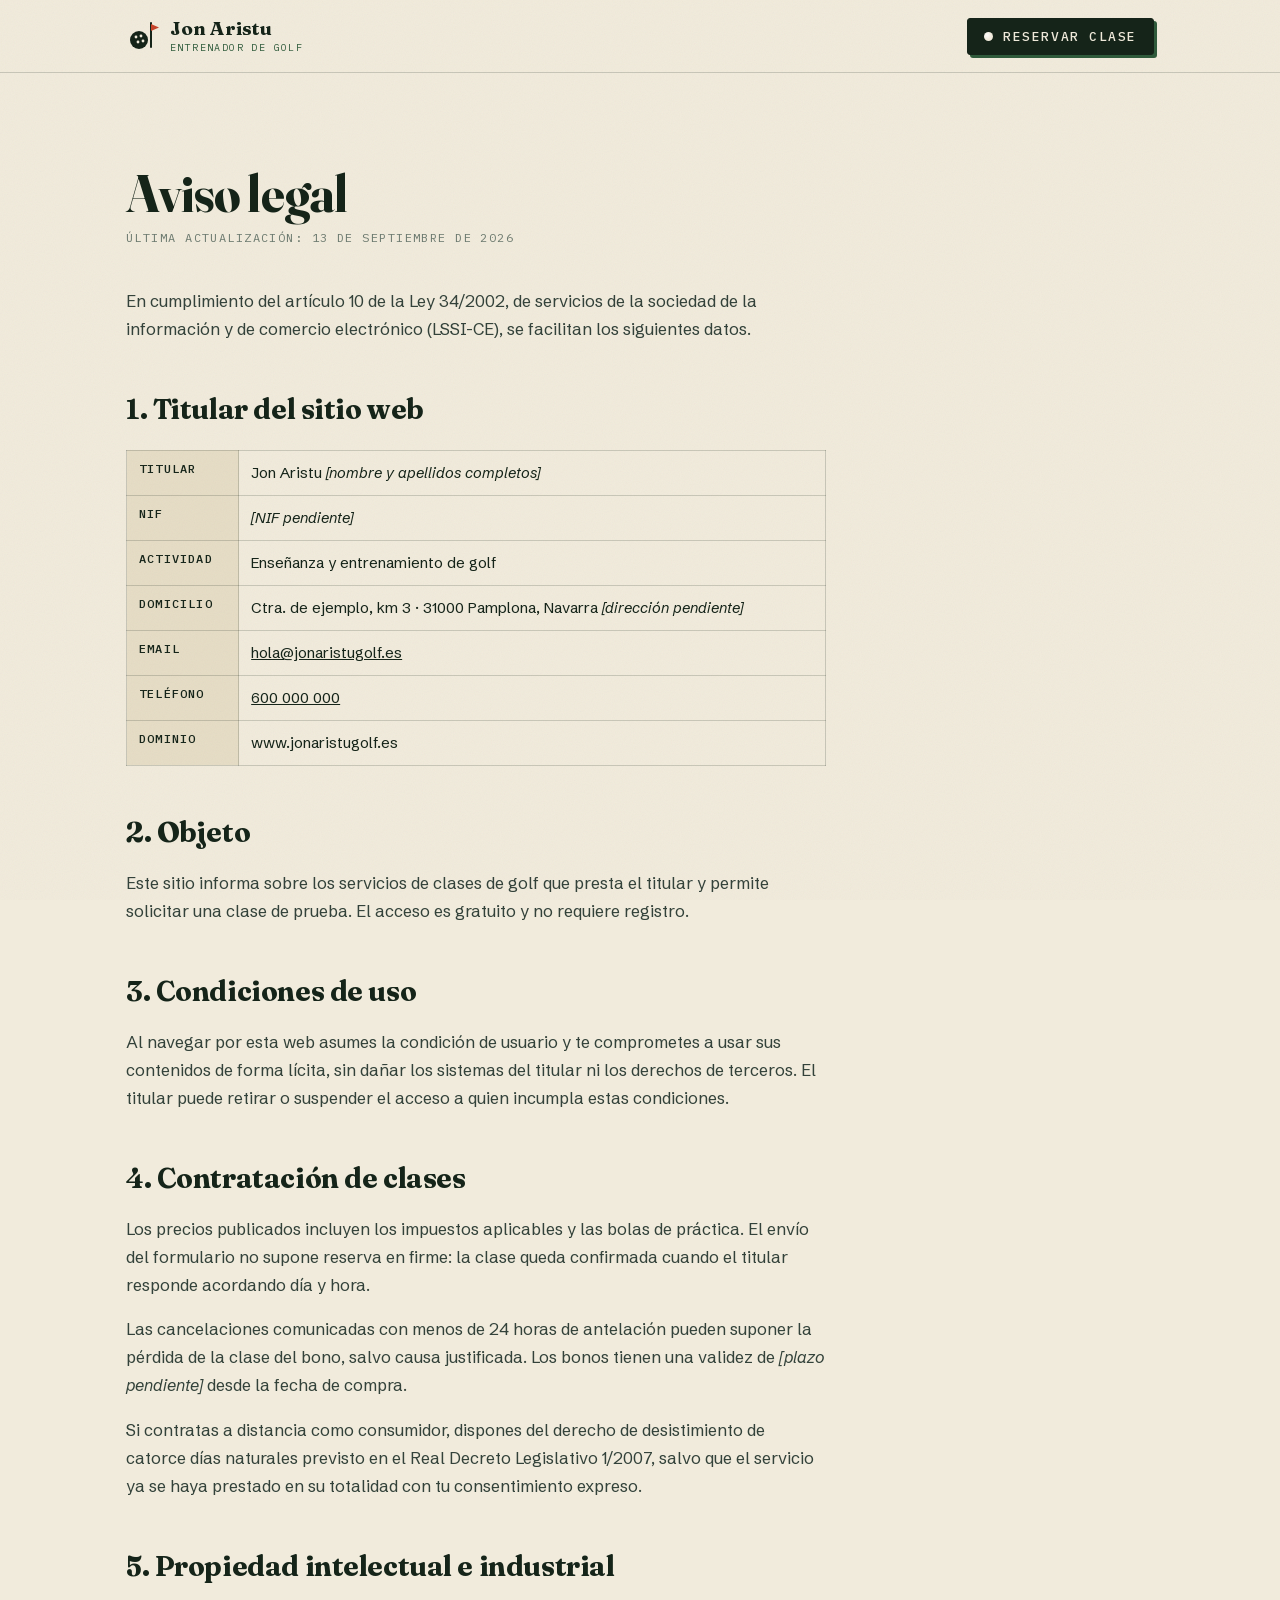
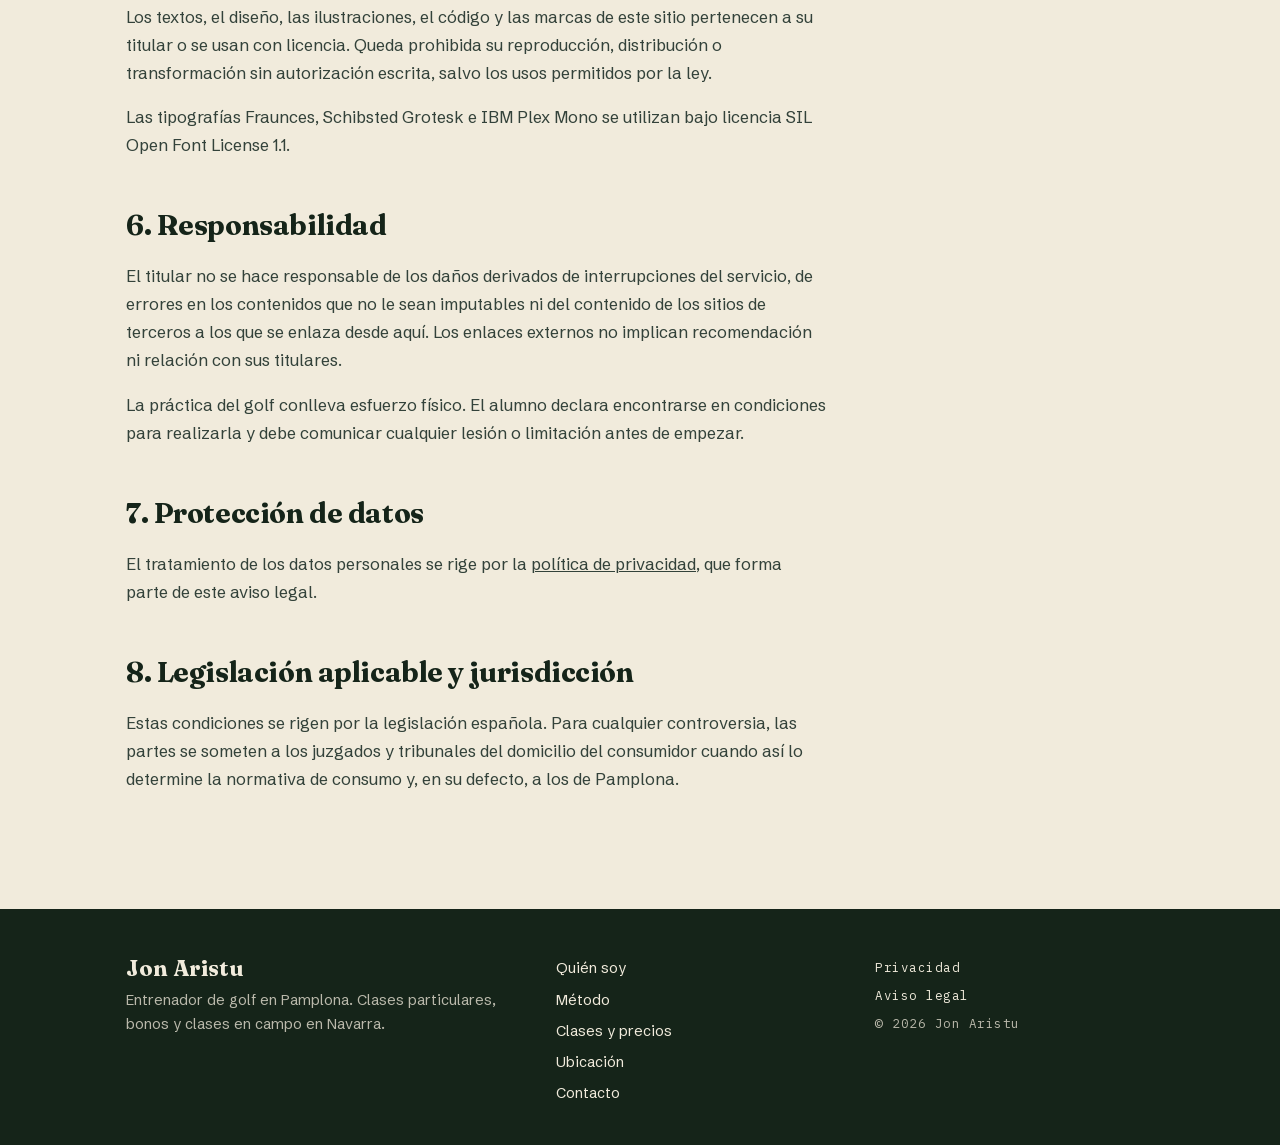
<file: aviso-legal.html>
<!DOCTYPE html>
<html lang="es">
<head>
  <meta charset="utf-8">
  <meta name="viewport" content="width=device-width, initial-scale=1">
  <title>Aviso legal · Jon Aristu, clases de golf en Pamplona</title>
  <meta name="description" content="Datos identificativos del titular, condiciones de uso y condiciones de contratación de las clases de golf.">
  <link rel="canonical" href="https://www.jonaristugolf.es/aviso-legal.html">
  <meta name="robots" content="index, follow">
  <meta name="theme-color" content="#152419">

  <link rel="icon" href="favicon.svg" type="image/svg+xml">
  <link rel="apple-touch-icon" href="apple-touch-icon.png">
  <link rel="preload" href="fonts/fraunces-400-700-normal-latin.woff2" as="font" type="font/woff2" crossorigin>
  <link rel="preload" href="fonts/schibsted-grotesk-400-700-normal-latin.woff2" as="font" type="font/woff2" crossorigin>
  <link rel="stylesheet" href="styles.css">
</head>
<body>
  <a class="skip" href="#contenido">Saltar al contenido</a>

  <header class="topbar is-solid">
    <div class="wrap topbar__inner">
      <a class="brand" href="index.html" aria-label="Jon Aristu, inicio">
        <svg class="brand__mark" width="34" height="34" viewBox="0 0 34 34" aria-hidden="true">
          <circle cx="13" cy="21" r="9" fill="currentColor"/>
          <circle cx="10" cy="18" r="1.4" fill="var(--paper)"/><circle cx="15" cy="17" r="1.4" fill="var(--paper)"/><circle cx="12" cy="23" r="1.4" fill="var(--paper)"/><circle cx="17" cy="22" r="1.4" fill="var(--paper)"/>
          <path d="M25 4v24" stroke="currentColor" stroke-width="2" stroke-linecap="round"/>
          <path d="M25 5l8 3.5-8 3.5z" fill="var(--flag)"/>
        </svg>
        <span class="brand__text">Jon Aristu<small>Entrenador de golf</small></span>
      </a>
      <nav class="nav" aria-label="Principal">
        <a href="index.html#contacto" class="btn btn--small">Reservar clase</a>
      </nav>
    </div>
  </header>

  <main id="contenido">
    <section class="legal">
      <div class="wrap">
        <h1>Aviso legal</h1>
        <p class="legal__meta">Última actualización: 13 de septiembre de 2026</p>
        <div class="legal__body">
          <p>En cumplimiento del artículo 10 de la Ley 34/2002, de servicios de la sociedad de la información y de comercio electrónico (LSSI-CE), se facilitan los siguientes datos.</p>

          <h2>1. Titular del sitio web</h2>
          <table>
            <tbody>
              <tr><th scope="row">Titular</th><td>Jon Aristu <em>[nombre y apellidos completos]</em></td></tr>
              <tr><th scope="row">NIF</th><td><em>[NIF pendiente]</em></td></tr>
              <tr><th scope="row">Actividad</th><td>Enseñanza y entrenamiento de golf</td></tr>
              <tr><th scope="row">Domicilio</th><td>Ctra. de ejemplo, km 3 · 31000 Pamplona, Navarra <em>[dirección pendiente]</em></td></tr>
              <tr><th scope="row">Email</th><td><a href="mailto:hola@jonaristugolf.es">hola@jonaristugolf.es</a></td></tr>
              <tr><th scope="row">Teléfono</th><td><a href="tel:+34600000000">600 000 000</a></td></tr>
              <tr><th scope="row">Dominio</th><td>www.jonaristugolf.es</td></tr>
            </tbody>
          </table>

          <h2>2. Objeto</h2>
          <p>Este sitio informa sobre los servicios de clases de golf que presta el titular y permite solicitar una clase de prueba. El acceso es gratuito y no requiere registro.</p>

          <h2>3. Condiciones de uso</h2>
          <p>Al navegar por esta web asumes la condición de usuario y te comprometes a usar sus contenidos de forma lícita, sin dañar los sistemas del titular ni los derechos de terceros. El titular puede retirar o suspender el acceso a quien incumpla estas condiciones.</p>

          <h2>4. Contratación de clases</h2>
          <p>Los precios publicados incluyen los impuestos aplicables y las bolas de práctica. El envío del formulario no supone reserva en firme: la clase queda confirmada cuando el titular responde acordando día y hora.</p>
          <p>Las cancelaciones comunicadas con menos de 24 horas de antelación pueden suponer la pérdida de la clase del bono, salvo causa justificada. Los bonos tienen una validez de <em>[plazo pendiente]</em> desde la fecha de compra.</p>
          <p>Si contratas a distancia como consumidor, dispones del derecho de desistimiento de catorce días naturales previsto en el Real Decreto Legislativo 1/2007, salvo que el servicio ya se haya prestado en su totalidad con tu consentimiento expreso.</p>

          <h2>5. Propiedad intelectual e industrial</h2>
          <p>Los textos, el diseño, las ilustraciones, el código y las marcas de este sitio pertenecen a su titular o se usan con licencia. Queda prohibida su reproducción, distribución o transformación sin autorización escrita, salvo los usos permitidos por la ley.</p>
          <p>Las tipografías Fraunces, Schibsted Grotesk e IBM Plex Mono se utilizan bajo licencia SIL Open Font License 1.1.</p>

          <h2>6. Responsabilidad</h2>
          <p>El titular no se hace responsable de los daños derivados de interrupciones del servicio, de errores en los contenidos que no le sean imputables ni del contenido de los sitios de terceros a los que se enlaza desde aquí. Los enlaces externos no implican recomendación ni relación con sus titulares.</p>
          <p>La práctica del golf conlleva esfuerzo físico. El alumno declara encontrarse en condiciones para realizarla y debe comunicar cualquier lesión o limitación antes de empezar.</p>

          <h2>7. Protección de datos</h2>
          <p>El tratamiento de los datos personales se rige por la <a href="privacidad.html">política de privacidad</a>, que forma parte de este aviso legal.</p>

          <h2>8. Legislación aplicable y jurisdicción</h2>
          <p>Estas condiciones se rigen por la legislación española. Para cualquier controversia, las partes se someten a los juzgados y tribunales del domicilio del consumidor cuando así lo determine la normativa de consumo y, en su defecto, a los de Pamplona.</p>
        </div>
      </div>
    </section>
  </main>

  <footer class="footer">
    <div class="wrap footer__grid">
      <div>
        <p class="footer__brand">Jon Aristu</p>
        <p>Entrenador de golf en Pamplona. Clases particulares, bonos y clases en campo en Navarra.</p>
      </div>
      <nav aria-label="Pie de página">
        <a href="index.html#quien-soy">Quién soy</a>
        <a href="index.html#metodo">Método</a>
        <a href="index.html#clases">Clases y precios</a>
        <a href="index.html#ubicacion">Ubicación</a>
        <a href="index.html#contacto">Contacto</a>
      </nav>
      <div class="footer__legal">
        <a href="privacidad.html">Privacidad</a>
        <a href="aviso-legal.html">Aviso legal</a>
        <span>© 2026 Jon Aristu</span>
      </div>
    </div>
  </footer>
</body>
</html>
</file>
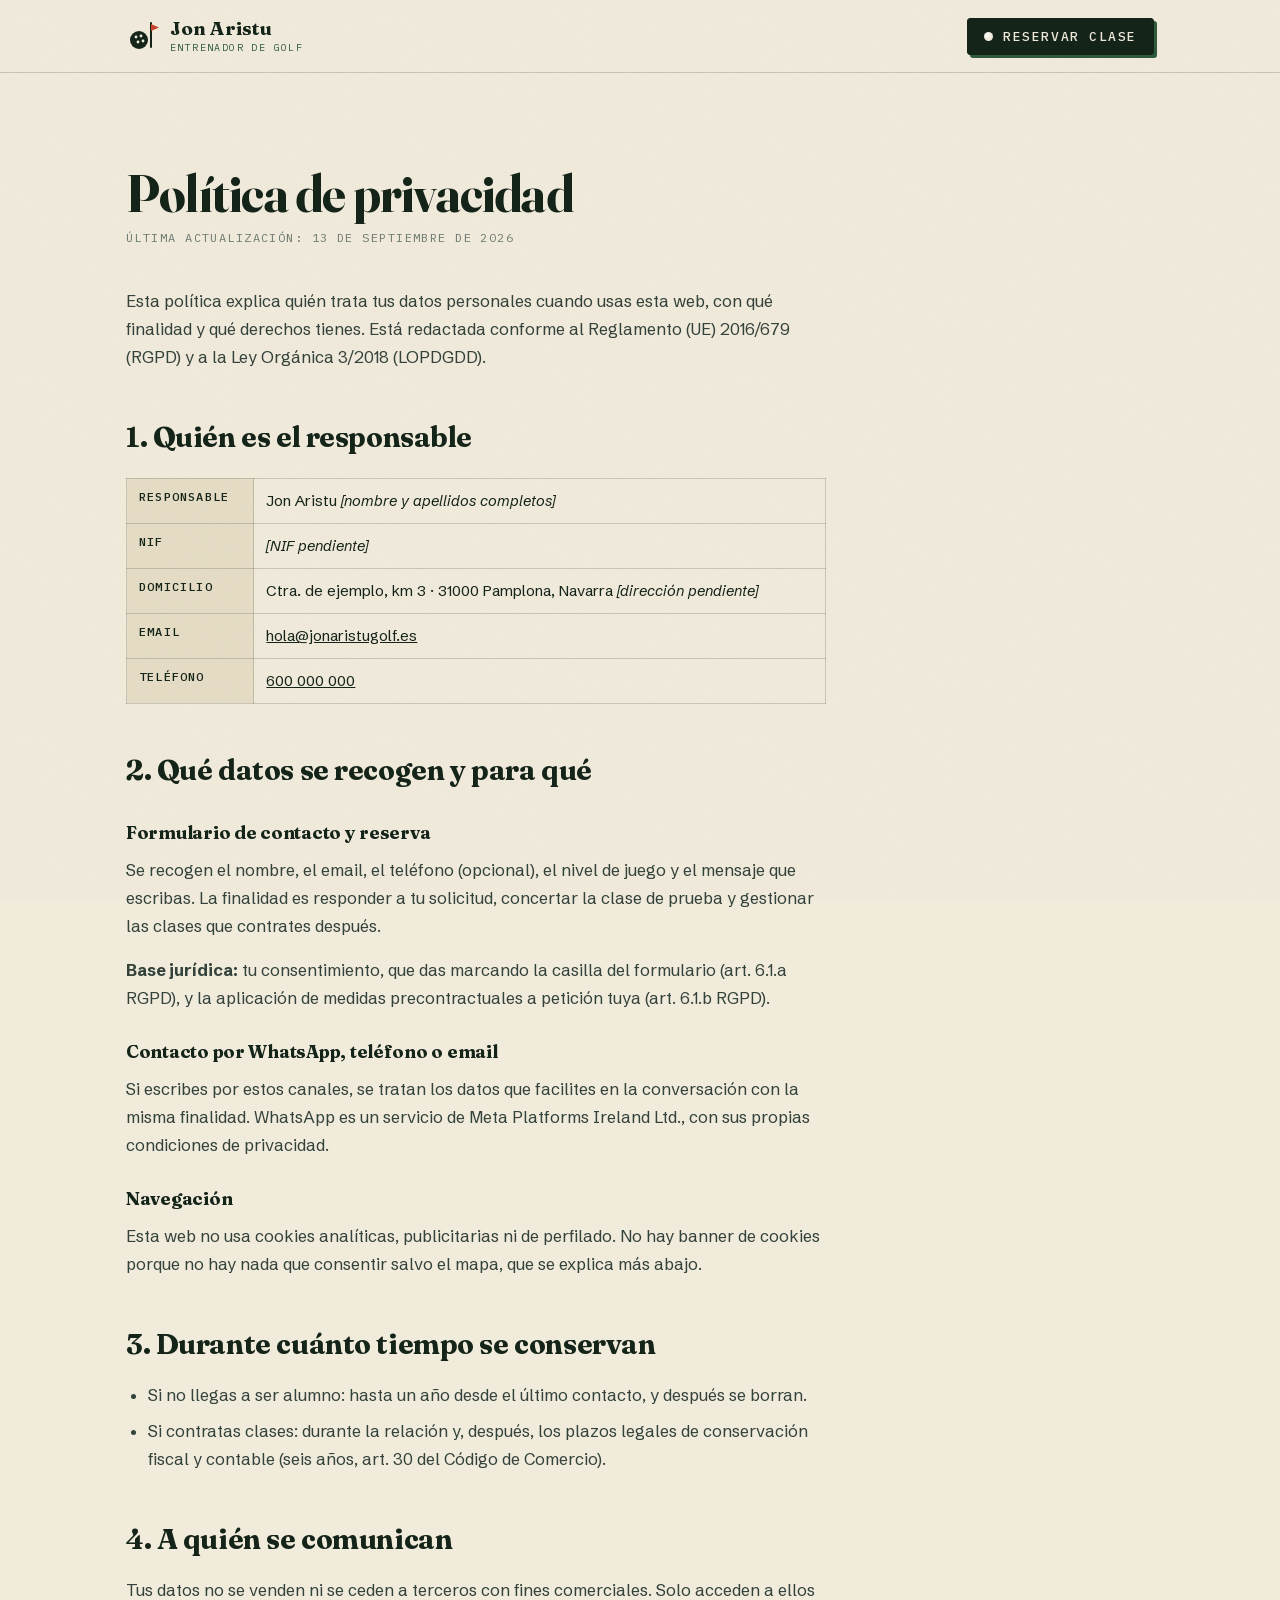
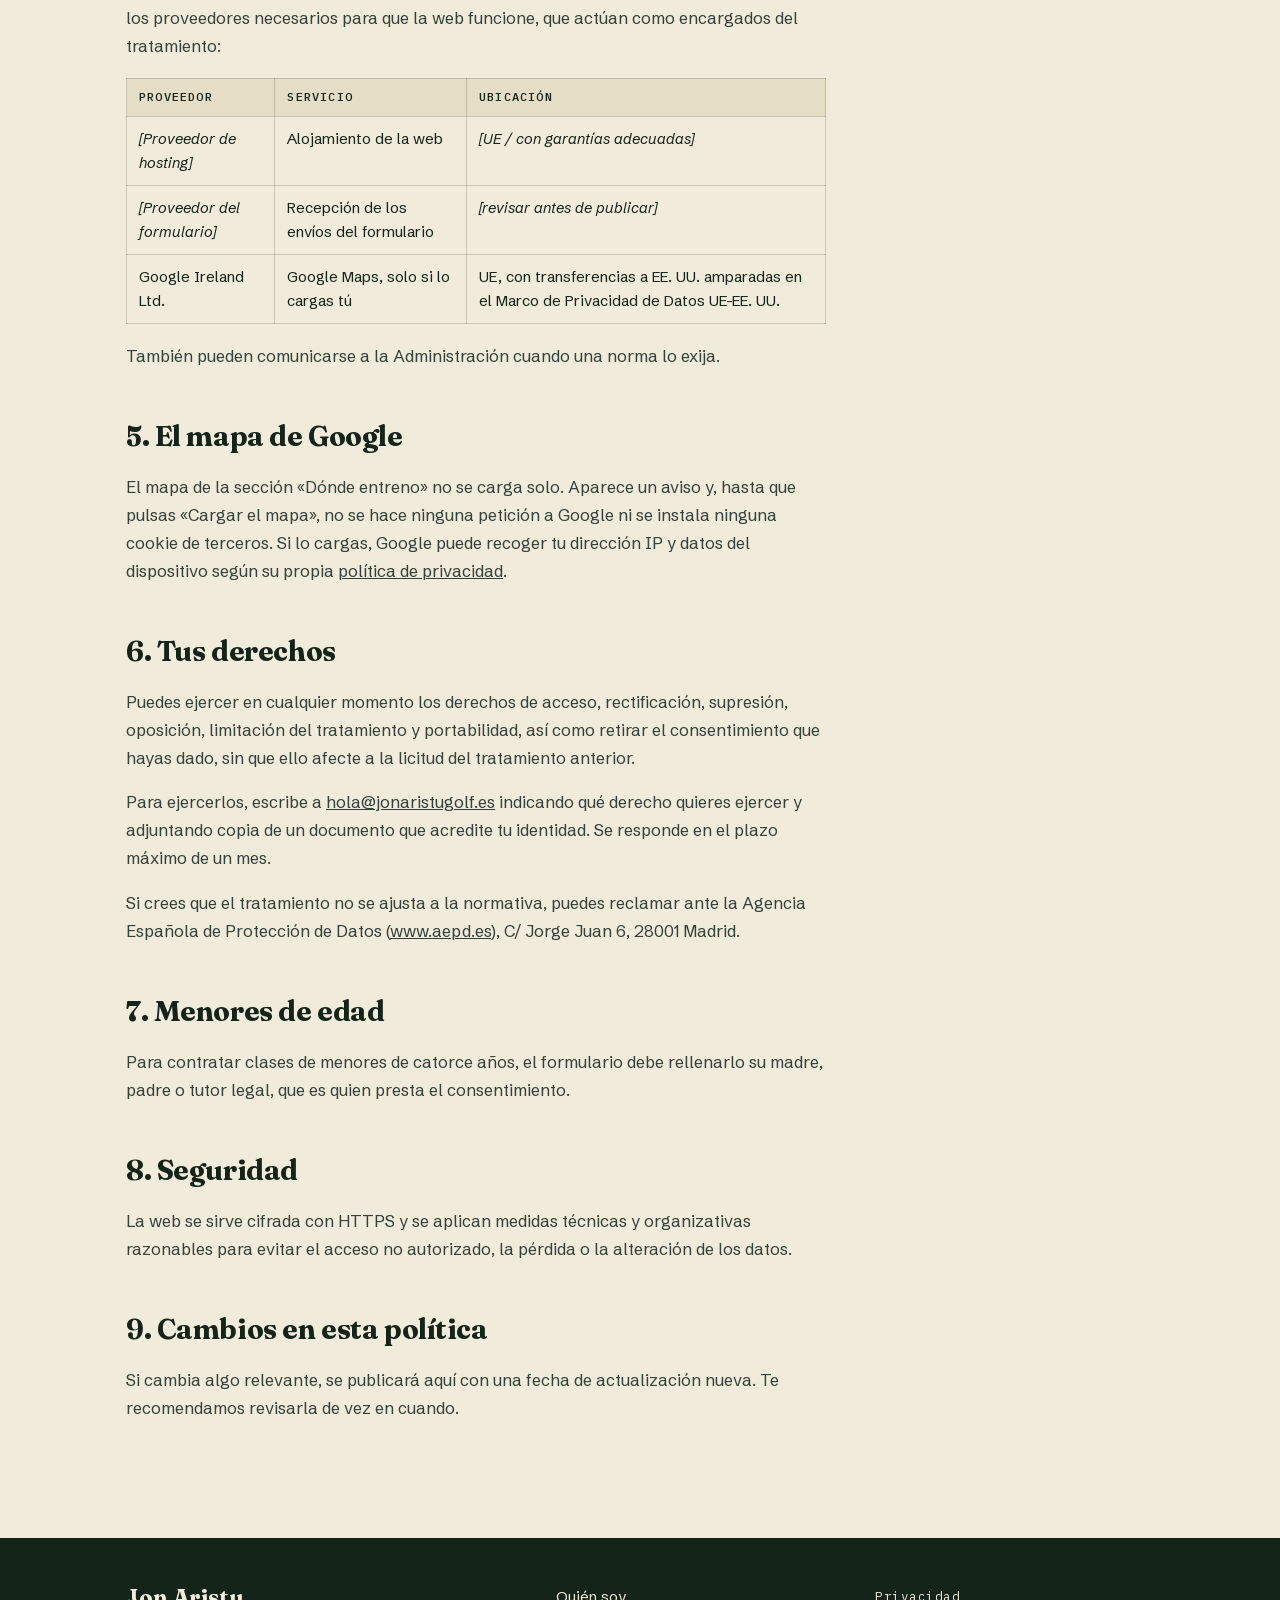
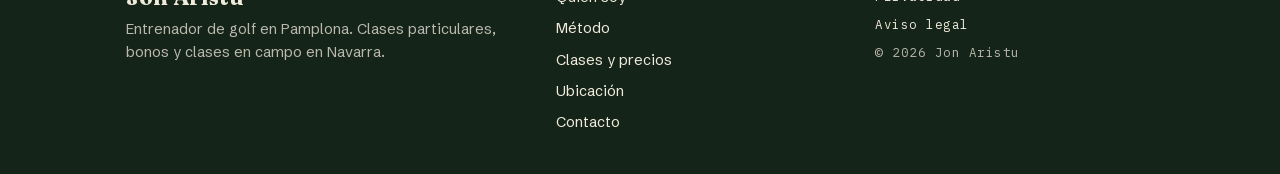
<file: privacidad.html>
<!DOCTYPE html>
<html lang="es">
<head>
  <meta charset="utf-8">
  <meta name="viewport" content="width=device-width, initial-scale=1">
  <title>Política de privacidad · Jon Aristu, clases de golf en Pamplona</title>
  <meta name="description" content="Cómo se tratan tus datos personales cuando contactas o reservas una clase de golf con Jon Aristu en Pamplona.">
  <link rel="canonical" href="https://www.jonaristugolf.es/privacidad.html">
  <meta name="robots" content="index, follow">
  <meta name="theme-color" content="#152419">

  <link rel="icon" href="favicon.svg" type="image/svg+xml">
  <link rel="apple-touch-icon" href="apple-touch-icon.png">
  <link rel="preload" href="fonts/fraunces-400-700-normal-latin.woff2" as="font" type="font/woff2" crossorigin>
  <link rel="preload" href="fonts/schibsted-grotesk-400-700-normal-latin.woff2" as="font" type="font/woff2" crossorigin>
  <link rel="stylesheet" href="styles.css">
</head>
<body>
  <a class="skip" href="#contenido">Saltar al contenido</a>

  <header class="topbar is-solid">
    <div class="wrap topbar__inner">
      <a class="brand" href="index.html" aria-label="Jon Aristu, inicio">
        <svg class="brand__mark" width="34" height="34" viewBox="0 0 34 34" aria-hidden="true">
          <circle cx="13" cy="21" r="9" fill="currentColor"/>
          <circle cx="10" cy="18" r="1.4" fill="var(--paper)"/><circle cx="15" cy="17" r="1.4" fill="var(--paper)"/><circle cx="12" cy="23" r="1.4" fill="var(--paper)"/><circle cx="17" cy="22" r="1.4" fill="var(--paper)"/>
          <path d="M25 4v24" stroke="currentColor" stroke-width="2" stroke-linecap="round"/>
          <path d="M25 5l8 3.5-8 3.5z" fill="var(--flag)"/>
        </svg>
        <span class="brand__text">Jon Aristu<small>Entrenador de golf</small></span>
      </a>
      <nav class="nav" aria-label="Principal">
        <a href="index.html#contacto" class="btn btn--small">Reservar clase</a>
      </nav>
    </div>
  </header>

  <main id="contenido">
    <section class="legal">
      <div class="wrap">
        <h1>Política de privacidad</h1>
        <p class="legal__meta">Última actualización: 13 de septiembre de 2026</p>
        <div class="legal__body">
          <p>Esta política explica quién trata tus datos personales cuando usas esta web, con qué finalidad y qué derechos tienes. Está redactada conforme al Reglamento (UE) 2016/679 (RGPD) y a la Ley Orgánica 3/2018 (LOPDGDD).</p>

          <h2>1. Quién es el responsable</h2>
          <table>
            <tbody>
              <tr><th scope="row">Responsable</th><td>Jon Aristu <em>[nombre y apellidos completos]</em></td></tr>
              <tr><th scope="row">NIF</th><td><em>[NIF pendiente]</em></td></tr>
              <tr><th scope="row">Domicilio</th><td>Ctra. de ejemplo, km 3 · 31000 Pamplona, Navarra <em>[dirección pendiente]</em></td></tr>
              <tr><th scope="row">Email</th><td><a href="mailto:hola@jonaristugolf.es">hola@jonaristugolf.es</a></td></tr>
              <tr><th scope="row">Teléfono</th><td><a href="tel:+34600000000">600 000 000</a></td></tr>
            </tbody>
          </table>

          <h2>2. Qué datos se recogen y para qué</h2>
          <h3>Formulario de contacto y reserva</h3>
          <p>Se recogen el nombre, el email, el teléfono (opcional), el nivel de juego y el mensaje que escribas. La finalidad es responder a tu solicitud, concertar la clase de prueba y gestionar las clases que contrates después.</p>
          <p><strong>Base jurídica:</strong> tu consentimiento, que das marcando la casilla del formulario (art. 6.1.a RGPD), y la aplicación de medidas precontractuales a petición tuya (art. 6.1.b RGPD).</p>
          <h3>Contacto por WhatsApp, teléfono o email</h3>
          <p>Si escribes por estos canales, se tratan los datos que facilites en la conversación con la misma finalidad. WhatsApp es un servicio de Meta Platforms Ireland Ltd., con sus propias condiciones de privacidad.</p>
          <h3>Navegación</h3>
          <p>Esta web no usa cookies analíticas, publicitarias ni de perfilado. No hay banner de cookies porque no hay nada que consentir salvo el mapa, que se explica más abajo.</p>

          <h2>3. Durante cuánto tiempo se conservan</h2>
          <ul>
            <li>Si no llegas a ser alumno: hasta un año desde el último contacto, y después se borran.</li>
            <li>Si contratas clases: durante la relación y, después, los plazos legales de conservación fiscal y contable (seis años, art. 30 del Código de Comercio).</li>
          </ul>

          <h2>4. A quién se comunican</h2>
          <p>Tus datos no se venden ni se ceden a terceros con fines comerciales. Solo acceden a ellos los proveedores necesarios para que la web funcione, que actúan como encargados del tratamiento:</p>
          <table>
            <thead><tr><th scope="col">Proveedor</th><th scope="col">Servicio</th><th scope="col">Ubicación</th></tr></thead>
            <tbody>
              <tr><td><em>[Proveedor de hosting]</em></td><td>Alojamiento de la web</td><td><em>[UE / con garantías adecuadas]</em></td></tr>
              <tr><td><em>[Proveedor del formulario]</em></td><td>Recepción de los envíos del formulario</td><td><em>[revisar antes de publicar]</em></td></tr>
              <tr><td>Google Ireland Ltd.</td><td>Google Maps, solo si lo cargas tú</td><td>UE, con transferencias a EE. UU. amparadas en el Marco de Privacidad de Datos UE-EE. UU.</td></tr>
            </tbody>
          </table>
          <p>También pueden comunicarse a la Administración cuando una norma lo exija.</p>

          <h2>5. El mapa de Google</h2>
          <p>El mapa de la sección «Dónde entreno» no se carga solo. Aparece un aviso y, hasta que pulsas «Cargar el mapa», no se hace ninguna petición a Google ni se instala ninguna cookie de terceros. Si lo cargas, Google puede recoger tu dirección IP y datos del dispositivo según su propia <a href="https://policies.google.com/privacy" rel="noopener" target="_blank">política de privacidad</a>.</p>

          <h2>6. Tus derechos</h2>
          <p>Puedes ejercer en cualquier momento los derechos de acceso, rectificación, supresión, oposición, limitación del tratamiento y portabilidad, así como retirar el consentimiento que hayas dado, sin que ello afecte a la licitud del tratamiento anterior.</p>
          <p>Para ejercerlos, escribe a <a href="mailto:hola@jonaristugolf.es">hola@jonaristugolf.es</a> indicando qué derecho quieres ejercer y adjuntando copia de un documento que acredite tu identidad. Se responde en el plazo máximo de un mes.</p>
          <p>Si crees que el tratamiento no se ajusta a la normativa, puedes reclamar ante la Agencia Española de Protección de Datos (<a href="https://www.aepd.es" rel="noopener" target="_blank">www.aepd.es</a>), C/ Jorge Juan 6, 28001 Madrid.</p>

          <h2>7. Menores de edad</h2>
          <p>Para contratar clases de menores de catorce años, el formulario debe rellenarlo su madre, padre o tutor legal, que es quien presta el consentimiento.</p>

          <h2>8. Seguridad</h2>
          <p>La web se sirve cifrada con HTTPS y se aplican medidas técnicas y organizativas razonables para evitar el acceso no autorizado, la pérdida o la alteración de los datos.</p>

          <h2>9. Cambios en esta política</h2>
          <p>Si cambia algo relevante, se publicará aquí con una fecha de actualización nueva. Te recomendamos revisarla de vez en cuando.</p>
        </div>
      </div>
    </section>
  </main>

  <footer class="footer">
    <div class="wrap footer__grid">
      <div>
        <p class="footer__brand">Jon Aristu</p>
        <p>Entrenador de golf en Pamplona. Clases particulares, bonos y clases en campo en Navarra.</p>
      </div>
      <nav aria-label="Pie de página">
        <a href="index.html#quien-soy">Quién soy</a>
        <a href="index.html#metodo">Método</a>
        <a href="index.html#clases">Clases y precios</a>
        <a href="index.html#ubicacion">Ubicación</a>
        <a href="index.html#contacto">Contacto</a>
      </nav>
      <div class="footer__legal">
        <a href="privacidad.html">Privacidad</a>
        <a href="aviso-legal.html">Aviso legal</a>
        <span>© 2026 Jon Aristu</span>
      </div>
    </div>
  </footer>
</body>
</html>
</file>
<file: styles.css>
/* =========================================================
   Jon Aristu · Clases de golf en Pamplona
   Paleta: papel viejo + verde profundo + bandera roja
   ========================================================= */

/* ---------- Tipografías autohospedadas ---------- */
@font-face {
  font-family: 'Fraunces';
  font-style: italic;
  font-weight: 400 700;
  font-display: swap;
  src: url(fonts/fraunces-400-700-italic-latin-ext.woff2) format('woff2');
  unicode-range: U+0100-02BA, U+02BD-02C5, U+02C7-02CC, U+02CE-02D7, U+02DD-02FF, U+0304, U+0308, U+0329, U+1D00-1DBF, U+1E00-1E9F, U+1EF2-1EFF, U+2020, U+20A0-20AB, U+20AD-20C0, U+2113, U+2C60-2C7F, U+A720-A7FF;
}
@font-face {
  font-family: 'Fraunces';
  font-style: italic;
  font-weight: 400 700;
  font-display: swap;
  src: url(fonts/fraunces-400-700-italic-latin.woff2) format('woff2');
  unicode-range: U+0000-00FF, U+0131, U+0152-0153, U+02BB-02BC, U+02C6, U+02DA, U+02DC, U+0304, U+0308, U+0329, U+2000-206F, U+20AC, U+2122, U+2191, U+2193, U+2212, U+2215, U+FEFF, U+FFFD;
}
@font-face {
  font-family: 'Fraunces';
  font-style: normal;
  font-weight: 400 700;
  font-display: swap;
  src: url(fonts/fraunces-400-700-normal-latin-ext.woff2) format('woff2');
  unicode-range: U+0100-02BA, U+02BD-02C5, U+02C7-02CC, U+02CE-02D7, U+02DD-02FF, U+0304, U+0308, U+0329, U+1D00-1DBF, U+1E00-1E9F, U+1EF2-1EFF, U+2020, U+20A0-20AB, U+20AD-20C0, U+2113, U+2C60-2C7F, U+A720-A7FF;
}
@font-face {
  font-family: 'Fraunces';
  font-style: normal;
  font-weight: 400 700;
  font-display: swap;
  src: url(fonts/fraunces-400-700-normal-latin.woff2) format('woff2');
  unicode-range: U+0000-00FF, U+0131, U+0152-0153, U+02BB-02BC, U+02C6, U+02DA, U+02DC, U+0304, U+0308, U+0329, U+2000-206F, U+20AC, U+2122, U+2191, U+2193, U+2212, U+2215, U+FEFF, U+FFFD;
}
@font-face {
  font-family: 'IBM Plex Mono';
  font-style: normal;
  font-weight: 400;
  font-display: swap;
  src: url(fonts/ibm-plex-mono-400-normal-latin-ext.woff2) format('woff2');
  unicode-range: U+0100-02BA, U+02BD-02C5, U+02C7-02CC, U+02CE-02D7, U+02DD-02FF, U+0304, U+0308, U+0329, U+1D00-1DBF, U+1E00-1E9F, U+1EF2-1EFF, U+2020, U+20A0-20AB, U+20AD-20C0, U+2113, U+2C60-2C7F, U+A720-A7FF;
}
@font-face {
  font-family: 'IBM Plex Mono';
  font-style: normal;
  font-weight: 400;
  font-display: swap;
  src: url(fonts/ibm-plex-mono-400-normal-latin.woff2) format('woff2');
  unicode-range: U+0000-00FF, U+0131, U+0152-0153, U+02BB-02BC, U+02C6, U+02DA, U+02DC, U+0304, U+0308, U+0329, U+2000-206F, U+20AC, U+2122, U+2191, U+2193, U+2212, U+2215, U+FEFF, U+FFFD;
}
@font-face {
  font-family: 'IBM Plex Mono';
  font-style: normal;
  font-weight: 500;
  font-display: swap;
  src: url(fonts/ibm-plex-mono-500-normal-latin-ext.woff2) format('woff2');
  unicode-range: U+0100-02BA, U+02BD-02C5, U+02C7-02CC, U+02CE-02D7, U+02DD-02FF, U+0304, U+0308, U+0329, U+1D00-1DBF, U+1E00-1E9F, U+1EF2-1EFF, U+2020, U+20A0-20AB, U+20AD-20C0, U+2113, U+2C60-2C7F, U+A720-A7FF;
}
@font-face {
  font-family: 'IBM Plex Mono';
  font-style: normal;
  font-weight: 500;
  font-display: swap;
  src: url(fonts/ibm-plex-mono-500-normal-latin.woff2) format('woff2');
  unicode-range: U+0000-00FF, U+0131, U+0152-0153, U+02BB-02BC, U+02C6, U+02DA, U+02DC, U+0304, U+0308, U+0329, U+2000-206F, U+20AC, U+2122, U+2191, U+2193, U+2212, U+2215, U+FEFF, U+FFFD;
}
@font-face {
  font-family: 'Schibsted Grotesk';
  font-style: italic;
  font-weight: 400 700;
  font-display: swap;
  src: url(fonts/schibsted-grotesk-400-700-italic-latin-ext.woff2) format('woff2');
  unicode-range: U+0100-02BA, U+02BD-02C5, U+02C7-02CC, U+02CE-02D7, U+02DD-02FF, U+0304, U+0308, U+0329, U+1D00-1DBF, U+1E00-1E9F, U+1EF2-1EFF, U+2020, U+20A0-20AB, U+20AD-20C0, U+2113, U+2C60-2C7F, U+A720-A7FF;
}
@font-face {
  font-family: 'Schibsted Grotesk';
  font-style: italic;
  font-weight: 400 700;
  font-display: swap;
  src: url(fonts/schibsted-grotesk-400-700-italic-latin.woff2) format('woff2');
  unicode-range: U+0000-00FF, U+0131, U+0152-0153, U+02BB-02BC, U+02C6, U+02DA, U+02DC, U+0304, U+0308, U+0329, U+2000-206F, U+20AC, U+2122, U+2191, U+2193, U+2212, U+2215, U+FEFF, U+FFFD;
}
@font-face {
  font-family: 'Schibsted Grotesk';
  font-style: normal;
  font-weight: 400 700;
  font-display: swap;
  src: url(fonts/schibsted-grotesk-400-700-normal-latin-ext.woff2) format('woff2');
  unicode-range: U+0100-02BA, U+02BD-02C5, U+02C7-02CC, U+02CE-02D7, U+02DD-02FF, U+0304, U+0308, U+0329, U+1D00-1DBF, U+1E00-1E9F, U+1EF2-1EFF, U+2020, U+20A0-20AB, U+20AD-20C0, U+2113, U+2C60-2C7F, U+A720-A7FF;
}
@font-face {
  font-family: 'Schibsted Grotesk';
  font-style: normal;
  font-weight: 400 700;
  font-display: swap;
  src: url(fonts/schibsted-grotesk-400-700-normal-latin.woff2) format('woff2');
  unicode-range: U+0000-00FF, U+0131, U+0152-0153, U+02BB-02BC, U+02C6, U+02DA, U+02DC, U+0304, U+0308, U+0329, U+2000-206F, U+20AC, U+2122, U+2191, U+2193, U+2212, U+2215, U+FEFF, U+FFFD;
}

:root {
  --paper: #F1EBDC;
  --paper-2: #E6DDC6;
  --paper-3: #D8CCAE;
  --ink: #152419;
  --ink-2: #33423A;
  --muted: #6C7A6F;
  --green: #2F5B3B;
  --green-deep: #1B3626;
  --fairway: #8FB07C;
  --fairway-2: #B7CBA3;
  --flag: #C7432A;
  --sand: #D8BC7C;
  --white: #FBF9F3;
  --line: rgba(21, 36, 25, .18);
  --line-strong: rgba(21, 36, 25, .5);

  --serif: "Fraunces", Georgia, "Times New Roman", serif;
  --sans: "Schibsted Grotesk", system-ui, -apple-system, "Segoe UI", sans-serif;
  --mono: "IBM Plex Mono", ui-monospace, Menlo, Consolas, monospace;

  --wrap: 1140px;
  --gutter: clamp(20px, 5vw, 56px);
  --ball: 22px;

  /* cielo */
  --sky-top: #BFD3DB;
  --sky-mid: #D6DFD8;
  --sun: rgba(216, 188, 124, .55);
}

/* ---------- Base ---------- */
*, *::before, *::after { box-sizing: border-box; }
html { scroll-behavior: smooth; -webkit-text-size-adjust: 100%; }
@media (prefers-reduced-motion: reduce) { html { scroll-behavior: auto; } }

body {
  margin: 0;
  font: 400 17px/1.6 var(--sans);
  color: var(--ink);
  background: var(--paper);
  overflow-x: hidden;
  position: relative;
}

/* grano de papel */
body::before {
  content: "";
  position: fixed;
  inset: 0;
  z-index: 60;
  pointer-events: none;
  opacity: .055;
  background-image: url("data:image/svg+xml;utf8,<svg xmlns='http://www.w3.org/2000/svg' width='180' height='180'><filter id='n'><feTurbulence type='fractalNoise' baseFrequency='.9' numOctaves='2' stitchTiles='stitch'/></filter><rect width='100%' height='100%' filter='url(%23n)'/></svg>");
  mix-blend-mode: multiply;
}

img, svg { display: block; max-width: 100%; }
a { color: inherit; }
h1, h2, h3 { font-family: var(--serif); font-weight: 700; letter-spacing: -.015em; margin: 0; }
p { margin: 0 0 1em; }

.wrap { max-width: var(--wrap); margin: 0 auto; padding-left: var(--gutter); padding-right: var(--gutter); }

.sr-only {
  position: absolute !important; width: 1px; height: 1px; padding: 0; margin: -1px;
  overflow: hidden; clip: rect(0 0 0 0); white-space: nowrap; border: 0;
}
.skip {
  position: absolute; left: 12px; top: -60px; z-index: 100;
  background: var(--ink); color: var(--paper); padding: 10px 14px; border-radius: 4px;
  font-family: var(--mono); font-size: 13px;
}
.skip:focus { top: 12px; }

/* ---------- Tipografía utilitaria ---------- */
.eyebrow {
  font: 500 12px/1.4 var(--mono);
  letter-spacing: .16em;
  text-transform: uppercase;
  color: var(--green);
  display: flex; align-items: center; gap: 10px;
  margin-bottom: 22px;
}
.tee-dot {
  width: 10px; height: 10px; border-radius: 50%;
  background: var(--flag);
  box-shadow: 0 0 0 3px var(--paper), 0 0 0 4px var(--flag);
}
.lede { font-size: clamp(18px, 1.6vw, 21px); line-height: 1.5; color: var(--ink-2); max-width: 56ch; }
.big { font-family: var(--serif); font-weight: 500; font-size: clamp(20px, 2vw, 25px); line-height: 1.4; }
.note { font-size: 15px; color: var(--muted); margin-top: 20px; }
.note a { color: var(--green); }

/* ---------- Botones ---------- */
.btn {
  display: inline-flex; align-items: center; gap: 10px;
  padding: 15px 22px;
  background: var(--ink); color: var(--paper);
  text-decoration: none;
  font: 500 13px/1 var(--mono);
  letter-spacing: .12em; text-transform: uppercase;
  border: 1.5px solid var(--ink);
  border-radius: 3px;
  box-shadow: 4px 4px 0 var(--green);
  transition: transform .15s ease, box-shadow .15s ease;
  cursor: pointer;
}
.btn::before {
  content: ""; width: 9px; height: 9px; border-radius: 50%;
  background: var(--paper);
  background-image: radial-gradient(circle at 35% 35%, #fff 0, transparent 55%);
  flex: none;
}
.btn:hover { transform: translate(-2px, -2px); box-shadow: 6px 6px 0 var(--green); }
.btn:active { transform: translate(2px, 2px); box-shadow: 1px 1px 0 var(--green); }
.btn--small { padding: 11px 16px; box-shadow: 3px 3px 0 var(--green); }
.btn--light { background: var(--paper); color: var(--ink); border-color: var(--paper); box-shadow: 4px 4px 0 var(--fairway); }
.btn--light::before { background: var(--ink); }
.btn--light:hover { box-shadow: 6px 6px 0 var(--fairway); }

.link-arrow {
  font: 500 14px/1 var(--mono); letter-spacing: .06em;
  text-decoration: none; color: var(--green);
  border-bottom: 1.5px solid currentColor;
  padding-bottom: 3px;
}
.link-arrow::after { content: " \2192"; }
.link-arrow:hover { color: var(--flag); }

/* ---------- Topbar ---------- */
.topbar {
  position: fixed; inset: 0 0 auto 0; z-index: 50;
  transition: background .25s ease, box-shadow .25s ease;
}
.topbar.is-solid {
  background: rgba(241, 235, 220, .92);
  backdrop-filter: blur(8px);
  box-shadow: 0 1px 0 var(--line);
}
.topbar__inner { display: flex; align-items: center; justify-content: space-between; height: 72px; }
.brand { display: flex; align-items: center; gap: 10px; text-decoration: none; color: var(--ink); }
.brand__text { font-family: var(--serif); font-weight: 700; font-size: 19px; line-height: 1; }
.brand__text small { display: block; font: 400 10px/1.2 var(--mono); letter-spacing: .14em; text-transform: uppercase; color: var(--green); margin-top: 4px; }

.nav { display: flex; align-items: center; gap: 28px; }
.nav a:not(.btn) {
  text-decoration: none; font-size: 15px; font-weight: 500;
  position: relative; padding: 4px 0;
}
.nav a:not(.btn)::after {
  content: ""; position: absolute; left: 0; right: 100%; bottom: 0; height: 2px;
  background: var(--flag); transition: right .2s ease;
}
.nav a:not(.btn):hover::after { right: 0; }

.nav-toggle {
  display: none; position: relative; width: 44px; height: 44px; border: 0; background: transparent;
  flex-direction: column; justify-content: center; gap: 6px; cursor: pointer; padding: 0 8px;
}
.nav-toggle__bar {
  display: block; position: relative; height: 2px; background: var(--ink); border-radius: 2px;
  transform-origin: center; transition: transform .45s cubic-bezier(.34, 1.56, .64, 1);
}
/* bola en reposo, en la trayectoria del golpe */
.nav-toggle__ball {
  position: absolute; right: 4px; top: 50%; width: 6px; height: 6px; margin-top: 1px;
  border-radius: 50%; background: var(--paper); border: 1.5px solid var(--ink);
}
/* la bola de repuesto: cuelga del boton, no de la bola que sale
   (si fuese hija heredaria su opacidad y su desenfoque) */
.nav-toggle::after {
  content: ''; position: absolute; right: 4px; top: 50%; margin-top: 1px;
  width: 6px; height: 6px; border-radius: 50%;
  background: var(--paper); border: 1.5px solid var(--ink);
  opacity: 0; pointer-events: none;
}
.nav-toggle[aria-expanded="true"] .nav-toggle__bar:first-child { animation: swing .55s cubic-bezier(.34, 1.3, .64, 1) forwards; }
.nav-toggle.has-toggled[aria-expanded="false"] .nav-toggle__bar:first-child { animation: swing-back .55s cubic-bezier(.34, 1.3, .64, 1) forwards; }
/* al abrir: la bola sale hacia abajo-izquierda y entra otra por la izquierda */
.nav-toggle[aria-expanded="true"] .nav-toggle__ball { animation: ball-out-left .45s ease-out .14s forwards; }
.nav-toggle[aria-expanded="true"]::after { animation: ball-roll-in .45s ease-out .3s forwards; }
/* al cerrar (el palo sube): sale la que habia entrado y vuelve a entrar otra.
   Los papeles se invierten, asi el ciclo se repite igual golpe tras golpe.
   Las esperas van dentro del keyframe (no como delay) para que ninguna
   de las dos parpadee en su estado de reposo antes de arrancar. */
.nav-toggle.has-toggled[aria-expanded="false"]::after { animation: ball-out-right .6s ease-out forwards; }
.nav-toggle.has-toggled[aria-expanded="false"] .nav-toggle__ball { animation: ball-roll-in-late .85s ease-out forwards; }

@keyframes swing {
  0%   { transform: translateY(0) rotate(0deg); }
  28%  { transform: translateY(0) rotate(-28deg); }
  60%  { transform: translateY(4px) rotate(58deg); }
  100% { transform: translateY(4px) rotate(45deg); }
}
/* sube desde abajo barriendo la bola, y vuelve a la horizontal */
@keyframes swing-back {
  0%   { transform: translateY(4px) rotate(45deg); }
  18%  { transform: translateY(4px) rotate(56deg); }
  70%  { transform: translateY(0) rotate(-14deg); }
  100% { transform: translateY(0) rotate(0deg); }
}
@keyframes ball-out-left {
  0%   { transform: translate(0, 0) scale(1); opacity: 1; filter: blur(0); }
  60%  { transform: translate(-13px, 6px) scale(.85); opacity: .7; filter: blur(1px); }
  100% { transform: translate(-22px, 13px) scale(.6); opacity: 0; filter: blur(3px); }
}
@keyframes ball-out-right {
  0%, 17% { transform: translate(0, 0) scale(1); opacity: 1; filter: blur(0); }
  62%     { transform: translate(12px, -15px) scale(.85); opacity: .7; filter: blur(1px); }
  100%    { transform: translate(24px, -7px) scale(.55); opacity: 0; filter: blur(3px); }
}
@keyframes ball-roll-in-late {
  0%, 45% { transform: translateX(-18px) scale(.7); opacity: 0; }
  100%    { transform: translateX(0) scale(1); opacity: 1; }
}
@keyframes ball-roll-in {
  0%   { transform: translateX(-18px) scale(.7); opacity: 0; }
  100% { transform: translateX(0) scale(1); opacity: 1; }
}
@media (prefers-reduced-motion: reduce) {
  .nav-toggle__bar, .nav-toggle__ball { transition: none; }
  .nav-toggle .nav-toggle__bar:first-child { animation: none !important; }
  .nav-toggle[aria-expanded="true"] .nav-toggle__bar:first-child { transform: translateY(4px) rotate(45deg); }
  .nav-toggle .nav-toggle__ball, .nav-toggle::after { animation: none !important; }
  .nav-toggle[aria-expanded="true"] .nav-toggle__ball { opacity: 0; }
}

@media (max-width: 820px) {
  .nav-toggle { display: flex; }
  .nav {
    position: absolute; left: 0; right: 0; top: 72px;
    flex-direction: column; align-items: stretch; gap: 0;
    background: var(--paper);
    border-top: 1px solid var(--line); border-bottom: 1px solid var(--line);
    padding: 8px var(--gutter) 20px;
    display: none;
  }
  .nav.is-open { display: flex; }
  .nav a:not(.btn) { padding: 14px 0; border-bottom: 1px solid var(--line); font-size: 17px; }
  .nav .btn { margin-top: 16px; justify-content: center; }
}

/* ---------- Recorrido de la bola ---------- */
.course {
  position: absolute; top: 0; left: 0; width: 100%;
  pointer-events: none; z-index: 5;
}
.course svg { position: absolute; top: 0; left: 0; overflow: visible; }
.course .trail { fill: none; stroke: var(--green); stroke-width: 1.5; stroke-dasharray: 5 9; opacity: .45; }
.course .trail-done { fill: none; stroke: var(--green); stroke-width: 2; stroke-linecap: round; opacity: .85; }
.ball {
  position: absolute; top: 0; left: 0;
  width: var(--ball); height: var(--ball); border-radius: 50%;
  /* luz fija arriba a la izquierda: no gira con la bola */
  background: radial-gradient(circle at 34% 30%, #ffffff 0, #f5f2ea 38%, #d9d5c7 70%, #b9b4a3 100%);
  will-change: transform;
  transition: opacity .3s;
}
/* sombra en el suelo, en la capa que no gira */
.ball::before {
  content: ""; position: absolute; left: 15%; right: 15%; bottom: -22%; height: 26%;
  border-radius: 50%;
  background: radial-gradient(ellipse at center, rgba(21, 36, 25, .32) 0, transparent 70%);
}
.ball__dimples {
  position: absolute; inset: 0; border-radius: 50%;
  background-image: radial-gradient(circle, rgba(21, 36, 25, .14) 1px, transparent 1.6px);
  background-size: 5px 5px;
  -webkit-mask: radial-gradient(circle at 42% 38%, #000 50%, transparent 78%);
          mask: radial-gradient(circle at 42% 38%, #000 50%, transparent 78%);
  will-change: transform;
}
/* al llegar al hoyo: se hunde y desaparece */
.ball.is-in { transition: transform .6s cubic-bezier(.5, 0, .9, .6), opacity .3s .3s; opacity: 0; }
@media (max-width: 760px) { :root { --ball: 15px; } }

/* ---------- Cielo del hero ---------- */
.hero { isolation: isolate; }

/* degradado + sol */
.hero::before {
  content: "";
  position: absolute;
  inset: 0 0 auto 0;
  height: 100%;
  z-index: -2;
  pointer-events: none;
  background:
    radial-gradient(70% 46% at 76% 12%, var(--sun) 0, transparent 60%),
    linear-gradient(180deg,
      var(--sky-top) 0%,
      var(--sky-mid) 46%,
      var(--paper) 82%);
}

/* nubes: dos capas a distinta velocidad */
.hero::after {
  content: "";
  position: absolute;
  inset: 0 0 auto 0;
  height: 76%;
  z-index: -1;
  pointer-events: none;
  background-repeat: repeat-x;
  background-image:
    /* capa cercana */
    radial-gradient(150px 46px at 180px 120px, rgba(255,255,255,.9) 0, transparent 72%),
    radial-gradient(90px 58px at 240px 104px, rgba(255,255,255,.8) 0, transparent 72%),
    radial-gradient(70px 40px at 130px 108px, rgba(255,255,255,.7) 0, transparent 72%),
    /* capa lejana */
    radial-gradient(190px 44px at 420px 250px, rgba(255,255,255,.5) 0, transparent 74%),
    radial-gradient(110px 54px at 500px 236px, rgba(255,255,255,.45) 0, transparent 74%);
  background-size:
    900px 560px, 900px 560px, 900px 560px,
    1500px 700px, 1500px 700px;
  background-position: 0 0, 0 0, 0 0, 0 0, 0 0;
  -webkit-mask-image: linear-gradient(180deg, #000 0 48%, transparent 94%);
          mask-image: linear-gradient(180deg, #000 0 48%, transparent 94%);
  animation: drift 220s linear infinite;
}
@keyframes drift {
  to {
    background-position:
      900px 0, 900px 0, 900px 0,
      1500px 0, 1500px 0;
  }
}
@media (prefers-reduced-motion: reduce) { .hero::after { animation: none; } }

/* la topbar arranca transparente sobre el cielo */
.topbar:not(.is-solid) { background: transparent; }

/* ---------- Hero ---------- */
.hero {
  min-height: 100svh;
  padding: 130px 0 40px;
  display: flex; flex-direction: column; justify-content: center;
  position: relative;
  border-bottom: 1px solid var(--line);
}
.hero__grid { display: grid; gap: 48px; align-items: center; width: 100%; }
@media (min-width: 900px) { .hero__grid { grid-template-columns: 1.15fr .85fr; gap: 64px; } }

h1 {
  font-size: clamp(50px, 8.5vw, 108px);
  line-height: .92;
  font-variation-settings: "opsz" 144;
  margin-bottom: 26px;
}
h1 em { font-style: italic; font-weight: 400; color: var(--green); }
.hero__cta { display: flex; flex-wrap: wrap; align-items: center; gap: 24px; margin: 30px 0 44px; }

.stats { display: flex; gap: 0; margin: 0; border-top: 1px solid var(--line); padding-top: 18px; max-width: 520px; }
.stats > div { flex: 1; padding-right: 16px; }
.stats > div + div { border-left: 1px solid var(--line); padding-left: 16px; }
.stats dt { font: 400 11px/1.3 var(--mono); letter-spacing: .12em; text-transform: uppercase; color: var(--muted); }
.stats dd { margin: 4px 0 0; font-family: var(--serif); font-weight: 700; font-size: clamp(26px, 3vw, 36px); line-height: 1; }

.scroll-hint {
  position: absolute; left: 50%; bottom: 18px; transform: translateX(-50%);
  font: 400 11px/1 var(--mono); letter-spacing: .16em; text-transform: uppercase; color: var(--muted);
  margin: 0; padding-bottom: 22px;
}
.scroll-hint::after {
  content: ""; position: absolute; left: 50%; bottom: 0; width: 1px; height: 14px;
  background: var(--muted);
  animation: hint 1.6s ease-in-out infinite;
}
@keyframes hint { 0%, 100% { transform: scaleY(.4); transform-origin: top; opacity: .4; } 50% { transform: scaleY(1); opacity: 1; } }
@media (max-width: 899px) {
  /* en móvil el hero es más alto que la pantalla: la pista va en flujo, debajo de la libreta */
  .hero { padding-bottom: 32px; }
  .scroll-hint { position: relative; left: auto; bottom: auto; transform: none; margin: 48px auto 0; width: max-content; }
}

/* libreta de campo */
.yardage { margin: 0; justify-self: center; width: min(100%, 380px); transform: rotate(-2.5deg); filter: drop-shadow(6px 10px 14px rgba(21, 36, 25, .22)); }
.yardage__paper { fill: var(--white); stroke: var(--line-strong); stroke-width: 1; }
.yardage__title { font: 700 22px var(--serif); fill: var(--ink); }
.yardage__meta, .yardage__note, .yardage__foot { font: 400 10.5px var(--mono); letter-spacing: .08em; fill: var(--ink-2); }
.yardage__foot { fill: var(--muted); }
.yardage__rule { stroke: var(--line-strong); stroke-width: 1; }
.yardage__fairway { fill: var(--fairway); stroke: var(--green); stroke-width: 1.2; }
.yardage__green { fill: var(--fairway-2); stroke: var(--green); stroke-width: 1.2; stroke-dasharray: 3 3; }
.yardage__sand { fill: var(--sand); stroke: var(--ink-2); stroke-width: .8; }
.yardage__water { fill: #9fc2cf; stroke: #3f6e80; stroke-width: 1; }
.yardage__line { fill: none; stroke: var(--flag); stroke-width: 1.4; stroke-dasharray: 4 5; animation: putt 2.4s linear infinite; }
@keyframes putt { to { stroke-dashoffset: -18; } }
.yardage__teebox { fill: none; stroke: var(--ink-2); stroke-width: 1; stroke-dasharray: 2 2; }
.yardage__tee { fill: var(--white); stroke: var(--ink); stroke-width: 1; }
.yardage__pin { stroke: var(--ink); stroke-width: 1.5; }
@media (max-width: 899px) { .yardage { width: min(100%, 320px); } }

/* ---------- Hoyos (secciones) ---------- */
.hole { padding: clamp(72px, 9vw, 130px) 0; border-bottom: 1px solid var(--line); position: relative; }
.hole--alt { background: var(--paper-2); }
.hole__grid { display: grid; gap: 28px; }
@media (min-width: 900px) { .hole__grid { grid-template-columns: 170px minmax(0, 1fr); gap: 56px; } }

.hole__marker {
  font: 500 11.5px/1.5 var(--mono); letter-spacing: .16em; text-transform: uppercase; color: var(--green);
  display: flex; align-items: baseline; gap: 14px;
}
.hole__marker b { font: 700 clamp(44px, 6vw, 76px)/1 var(--serif); color: var(--ink); letter-spacing: -.03em; }
@media (min-width: 900px) {
  .hole__marker { flex-direction: column; align-items: flex-start; gap: 4px; position: sticky; top: 96px; align-self: start; }
  .hole__marker b { margin: 6px 0 4px; }
}

.hole h2 {
  font-size: clamp(34px, 4.6vw, 58px);
  line-height: 1.02;
  margin-bottom: 22px;
  font-variation-settings: "opsz" 96;
}
.hole h2::after {
  content: ""; display: block; width: 56px; height: 3px; background: var(--flag); margin-top: 18px;
}

/* aparición */
.reveal { opacity: 0; transform: translateY(22px); transition: opacity .7s ease, transform .7s ease; }
.reveal.is-visible { opacity: 1; transform: none; }
@media (prefers-reduced-motion: reduce) { .reveal { opacity: 1; transform: none; transition: none; } }

/* Quién soy */
.about { display: grid; gap: 32px; }
@media (min-width: 760px) { .about { grid-template-columns: 300px minmax(0, 1fr); gap: 48px; align-items: start; } }
.about__photo { margin: 0; }
.photo-ph { border: 1px solid var(--line-strong); background: var(--white); padding: 10px 10px 0; transform: rotate(1.5deg); box-shadow: 4px 6px 0 var(--paper-3); }
.photo-ph svg { width: 100%; height: auto; }
.about__photo figcaption { font: italic 400 14px/1.4 var(--serif); color: var(--muted); padding: 14px 10px 6px; }
.creds { list-style: none; padding: 0; margin: 26px 0 0; display: grid; gap: 8px; }
.creds li { font: 500 13px/1.4 var(--mono); letter-spacing: .04em; padding-left: 22px; position: relative; }
.creds li::before { content: ""; position: absolute; left: 0; top: 6px; width: 10px; height: 10px; border-radius: 50%; background: var(--white); border: 1.5px solid var(--ink); }

/* Método */
.steps { list-style: none; margin: 36px 0 0; padding: 0; display: grid; gap: 18px; counter-reset: step; }
@media (min-width: 760px) { .steps { grid-template-columns: repeat(3, 1fr); } }
.step {
  background: var(--white);
  border: 1px solid var(--line-strong);
  padding: 26px 22px 22px;
  position: relative;
  display: flex; flex-direction: column;
  box-shadow: 5px 5px 0 var(--paper-3);
}
.step:nth-child(2) { transform: rotate(.6deg); }
.step:nth-child(3) { transform: rotate(-.6deg); }
.step__n { font: 500 12px/1 var(--mono); letter-spacing: .16em; color: var(--flag); margin-bottom: 18px; }
.step h3 { font-size: 24px; margin-bottom: 10px; }
.step p { font-size: 15.5px; color: var(--ink-2); flex: 1; }
.step__tag { font: 400 11px/1.3 var(--mono); letter-spacing: .1em; text-transform: uppercase; color: var(--muted); border-top: 1px dashed var(--line-strong); padding-top: 12px; }

/* Tarjeta de precios */
.scorecard-wrap { margin-top: 34px; border: 1.5px solid var(--ink); background: var(--white); box-shadow: 6px 6px 0 var(--paper-3); }
.scorecard { width: 100%; border-collapse: collapse; }
.scorecard th, .scorecard td { text-align: left; padding: 16px 18px; vertical-align: top; }
.scorecard thead th {
  background: var(--green); color: var(--paper);
  font: 500 11px/1 var(--mono); letter-spacing: .16em; text-transform: uppercase;
  padding: 13px 18px;
}
.scorecard tbody tr { border-top: 1px solid var(--line); }
.scorecard tbody tr:nth-child(even) { background: rgba(21, 36, 25, .03); }
.scorecard td:first-child, .scorecard td:nth-child(3), .scorecard td:last-child { font-family: var(--mono); font-size: 15px; white-space: nowrap; }
.scorecard td:first-child { color: var(--muted); width: 64px; }
.scorecard td strong { font-family: var(--serif); font-weight: 700; font-size: 19px; display: block; }
.scorecard td small { display: block; font-size: 14px; color: var(--muted); margin-top: 2px; }
.scorecard td:last-child { font-weight: 500; text-align: right; }
.scorecard td em { font-style: normal; color: var(--flag); border: 1.5px solid var(--flag); padding: 3px 8px; border-radius: 3px; font-size: 13px; letter-spacing: .08em; text-transform: uppercase; }
.scorecard tfoot td { border-top: 1.5px solid var(--ink); font: 500 12px/1 var(--mono); letter-spacing: .16em; text-transform: uppercase; padding: 14px 18px; }
.scorecard tfoot td:last-child { text-align: right; color: var(--green); }
.scorecard th:last-child { text-align: right; }

@media (max-width: 640px) {
  .scorecard thead { display: none; }
  .scorecard, .scorecard tbody, .scorecard tr, .scorecard td, .scorecard tfoot { display: block; }
  .scorecard tr { padding: 14px 16px; }
  .scorecard td { padding: 2px 0; white-space: normal; width: auto; }
  .scorecard td:first-child { font-size: 11px; letter-spacing: .14em; text-transform: uppercase; }
  .scorecard td:first-child::before { content: "Hoyo "; }
  .scorecard td:nth-child(3) { display: inline-block; margin-top: 6px; color: var(--muted); }
  .scorecard td:last-child { display: inline-block; float: right; margin-top: 6px; text-align: right; }
  .scorecard tfoot td { display: inline-block; }
}

/* Opiniones */
.quotes { list-style: none; padding: 0; margin: 30px 0 0; display: grid; gap: 22px; }
@media (min-width: 900px) { .quotes { grid-template-columns: repeat(3, 1fr); } }
.quote { border-left: 3px solid var(--flag); padding: 6px 0 6px 20px; }
.quote blockquote { margin: 0 0 14px; font: italic 400 clamp(17px, 1.5vw, 20px)/1.45 var(--serif); }
.quote footer { font: 400 13px/1.4 var(--mono); letter-spacing: .04em; color: var(--muted); display: flex; align-items: center; gap: 8px; flex-wrap: wrap; }
.quote footer b { color: var(--ink); font-weight: 500; }
.hcp { display: inline-block; background: var(--ink); color: var(--paper); padding: 3px 7px; border-radius: 3px; font-size: 12px; }

/* Ubicación */
.where { display: grid; gap: 28px; margin-top: 8px; }
@media (min-width: 860px) { .where { grid-template-columns: minmax(0, 1fr) minmax(0, 1.2fr); gap: 48px; align-items: start; } }
address { font-style: normal; font-size: 17px; line-height: 1.5; margin-bottom: 16px; }
address strong { font-family: var(--serif); font-size: 22px; }
.hours { margin: 22px 0 26px; padding: 0; border-top: 1px solid var(--line); }
.hours > div { display: flex; justify-content: space-between; gap: 16px; padding: 10px 0; border-bottom: 1px solid var(--line); }
.hours dt { font: 400 12px/1.5 var(--mono); letter-spacing: .1em; text-transform: uppercase; color: var(--muted); }
.hours dd { margin: 0; font-family: var(--mono); font-size: 14px; }
.where__map { border: 1.5px solid var(--ink); box-shadow: 6px 6px 0 var(--paper-3); aspect-ratio: 4 / 3; background: var(--paper-3); filter: sepia(.35) saturate(.8); }
.where__map iframe { width: 100%; height: 100%; border: 0; display: block; }

/* FAQ */
.faq { margin-top: 10px; border-top: 1px solid var(--line-strong); }
.faq details { border-bottom: 1px solid var(--line-strong); }
.faq summary {
  cursor: pointer; list-style: none; padding: 18px 40px 18px 0; position: relative;
  font-family: var(--serif); font-weight: 600; font-size: clamp(18px, 1.7vw, 22px);
}
.faq summary::-webkit-details-marker { display: none; }
.faq summary::after {
  content: "+"; position: absolute; right: 4px; top: 50%; transform: translateY(-50%);
  font: 400 26px/1 var(--mono); color: var(--flag); transition: transform .2s;
}
.faq details[open] summary::after { transform: translateY(-50%) rotate(45deg); }
.faq details p { margin: 0 0 20px; max-width: 62ch; color: var(--ink-2); }

/* Contacto */
.hole--contact { background: var(--green-deep); color: var(--paper); border-bottom: 0; }
.hole--contact .hole__marker { color: var(--fairway); }
.hole--contact .hole__marker b, .hole--contact h2 { color: var(--paper); }
.hole--contact .lede { color: var(--fairway-2); }
.contact { display: grid; gap: 40px; margin-top: 30px; }
@media (min-width: 860px) { .contact { grid-template-columns: minmax(0, 1.4fr) minmax(0, 1fr); gap: 56px; } }

.form__row { margin-bottom: 18px; }
.form__row--2 { display: grid; gap: 18px; }
@media (min-width: 560px) { .form__row--2 { grid-template-columns: 1fr 1fr; } }
.form label { display: block; font: 500 11.5px/1.4 var(--mono); letter-spacing: .14em; text-transform: uppercase; color: var(--fairway-2); margin-bottom: 8px; }
.form input, .form select, .form textarea {
  width: 100%; padding: 13px 14px;
  background: rgba(241, 235, 220, .06);
  border: 1px solid rgba(241, 235, 220, .35);
  border-radius: 3px;
  color: var(--paper);
  font: 400 16px/1.4 var(--sans);
}
.form select { appearance: none; background-image: url("data:image/svg+xml;utf8,<svg xmlns='http://www.w3.org/2000/svg' width='14' height='9'><path d='M1 1l6 6 6-6' fill='none' stroke='%23B7CBA3' stroke-width='1.6'/></svg>"); background-repeat: no-repeat; background-position: right 14px center; padding-right: 40px; }
.form select option { color: var(--ink); }
.form input:focus, .form select:focus, .form textarea:focus { outline: 2px solid var(--fairway); outline-offset: 1px; border-color: var(--fairway); }
.form textarea { resize: vertical; min-height: 110px; }
.form ::placeholder { color: rgba(241, 235, 220, .45); }
.form .btn { margin-top: 6px; }
.form__legal { font-size: 13px; color: rgba(241, 235, 220, .65); margin-top: 18px; }
.form__legal a { color: var(--fairway-2); }

.direct { position: relative; border: 1px dashed rgba(241, 235, 220, .4); padding: 26px 24px; align-self: start; }
.direct h3 { font-size: 22px; margin-bottom: 14px; }
.direct ul { list-style: none; padding: 0; margin: 0; }
.direct li { display: flex; justify-content: space-between; gap: 12px; padding: 12px 0; border-bottom: 1px solid rgba(241, 235, 220, .15); flex-wrap: wrap; }
.direct li span { font: 400 11.5px/1.6 var(--mono); letter-spacing: .12em; text-transform: uppercase; color: var(--fairway-2); }
.direct li a { color: var(--paper); text-decoration: none; font-weight: 500; border-bottom: 1.5px solid var(--fairway); }
.direct li a:hover { color: var(--fairway-2); }
.direct__stamp {
  position: absolute; right: -14px; top: -26px;
  width: 92px; height: 92px; border-radius: 50%;
  border: 2px solid var(--flag); color: var(--flag);
  display: grid; place-items: center; text-align: center;
  font: 700 13px/1.15 var(--serif); letter-spacing: .02em; text-transform: uppercase;
  transform: rotate(-12deg);
  background: var(--green-deep);
  margin: 0;
}
.direct__stamp::before { content: ""; position: absolute; inset: 5px; border-radius: 50%; border: 1px dashed var(--flag); }

/* Green final */
.finish { background: var(--green-deep); padding: 0 0 0; }
.finish__green {
  position: relative;
  min-height: 300px;
  background:
    repeating-linear-gradient(-35deg, rgba(255, 255, 255, .045) 0 34px, transparent 34px 68px),
    radial-gradient(ellipse at 50% 100%, var(--fairway) 0%, var(--green) 55%, var(--green-deep) 100%);
  display: flex; flex-direction: column; align-items: center; justify-content: flex-end;
  padding: 60px 20px 48px;
}
.hole-target { position: relative; width: 46px; height: 32px; margin-bottom: 34px; }
/* agujero visto con algo de perspectiva: elipse oscura con borde de césped */
.cup {
  position: absolute; left: 0; right: 0; top: 8px; height: 24px; border-radius: 50%;
  background: radial-gradient(ellipse at 50% 30%, #0d1c11 0, #050b07 70%);
  box-shadow: inset 0 5px 7px rgba(0, 0, 0, .9), 0 0 0 2px rgba(255, 255, 255, .16), 0 3px 0 2px rgba(0, 0, 0, .22);
}
/* labio delantero del hoyo: tapa la mitad inferior de la bola */
.cup-lip {
  position: absolute; left: 0; right: 0; top: 18px; height: 14px; z-index: 2;
  border-radius: 0 0 23px 23px / 0 0 14px 14px;
  background: linear-gradient(#050b07, #0a160e);
  box-shadow: 0 0 0 2px rgba(255, 255, 255, .16);
  clip-path: inset(0 -4px -4px -4px);
}
.flag { position: absolute; left: 50%; bottom: 12px; width: 40px; height: 120px; margin-left: -4px; transform-origin: 6px 100%; z-index: 0; }
.flag__cloth { transform-origin: 7px 14px; }
.hole-target.is-in .flag__cloth { animation: wave .9s ease-in-out infinite alternate; }
@keyframes wave { from { transform: skewY(-8deg) scaleX(1); } to { transform: skewY(8deg) scaleX(.9); } }
.finish__label {
  margin: 0; color: var(--paper); text-align: center;
  font: italic 400 clamp(18px, 2vw, 24px)/1.4 var(--serif);
  opacity: 0; transform: translateY(8px); transition: opacity .5s .3s, transform .5s .3s;
}
.finish__label span { display: block; font-style: normal; font-weight: 700; font-size: clamp(30px, 4vw, 48px); line-height: 1; margin-bottom: 8px; }
.finish__green.is-in .finish__label { opacity: 1; transform: none; }


/* ---------- Prueba: césped CSS animado (quitar la clase .is-turf para volver al plano) ---------- */
.finish__green.is-turf {
  overflow: hidden;
  padding-bottom: 96px;
  background:
    repeating-linear-gradient(-35deg, rgba(255, 255, 255, .055) 0 34px, transparent 34px 68px),
    url("data:image/svg+xml;utf8,<svg xmlns='http://www.w3.org/2000/svg' width='260' height='260'><filter id='t'><feTurbulence type='fractalNoise' baseFrequency='0.95 0.18' numOctaves='3' seed='7' stitchTiles='stitch'/><feColorMatrix values='0.30 0 0 0 0.08  0.55 0 0 0 0.18  0.22 0 0 0 0.06  0 0 0 0 1'/></filter><rect width='100%' height='100%' filter='url(%23t)'/></svg>"),
    radial-gradient(ellipse at 50% 100%, #6c9a5a 0%, #3a6a42 55%, #1f3f2a 100%);
  background-blend-mode: normal, overlay, normal;
}
.finish__green.is-turf > * { position: relative; z-index: 1; }
/* briznas en primer plano, dos capas a distinto ritmo */
.finish__green.is-turf::before,
.finish__green.is-turf::after {
  content: ""; position: absolute; left: -20px; right: -20px; bottom: -2px; height: 72px; z-index: 2;
  background: url("data:image/svg+xml;utf8,<svg xmlns='http://www.w3.org/2000/svg' width='90' height='72' viewBox='0 0 90 72'><path d='M4 72Q6 42 2 22Q10 42 9 72Z' fill='%2340743f'/><path d='M16 72Q14 47 21 30Q21 50 22 72Z' fill='%23558a49'/><path d='M30 72Q35 40 28 16Q38 40 36 72Z' fill='%23305c33'/><path d='M46 72Q44 52 51 36Q52 54 51 72Z' fill='%2361985b'/><path d='M60 72Q65 44 58 24Q69 44 66 72Z' fill='%233b6e3b'/><path d='M76 72Q74 50 81 30Q82 52 82 72Z' fill='%234e8347'/></svg>") repeat-x left bottom / 90px 72px;
  transform-origin: 50% 100%;
  animation: sway 3.4s ease-in-out infinite alternate;
  pointer-events: none;
}
.finish__green.is-turf::after {
  height: 50px; background-size: 62px 50px; opacity: .85;
  animation-duration: 2.6s; animation-delay: -1.3s;
  filter: brightness(.85);
}
@keyframes sway { from { transform: skewX(-3.5deg); } to { transform: skewX(3.5deg); } }
@media (prefers-reduced-motion: reduce) { .finish__green.is-turf::before, .finish__green.is-turf::after { animation: none; } }

/* ---------- Footer ---------- */
.footer { background: var(--ink); color: rgba(241, 235, 220, .75); padding: 48px 0 40px; font-size: 14.5px; }
.footer__grid { display: grid; gap: 28px; }
@media (min-width: 760px) { .footer__grid { grid-template-columns: 1.4fr 1fr 1fr; gap: 40px; } }
.footer__brand { font: 700 22px/1 var(--serif); color: var(--paper); margin-bottom: 10px; }
.footer nav { display: flex; flex-direction: column; gap: 8px; }
.footer a { color: var(--paper); text-decoration: none; }
.footer a:hover { color: var(--fairway-2); }
.footer__legal { display: flex; flex-direction: column; gap: 8px; font-family: var(--mono); font-size: 12.5px; letter-spacing: .04em; }

/* ---------- CTA fija en móvil ---------- */
.sticky-cta {
  position: fixed; left: 16px; right: 16px; bottom: 16px; z-index: 55;
  background: var(--flag); color: var(--white); text-decoration: none; text-align: center;
  padding: 16px; border-radius: 4px;
  font: 500 13px/1 var(--mono); letter-spacing: .14em; text-transform: uppercase;
  box-shadow: 0 10px 24px -8px rgba(0, 0, 0, .5);
  transform: translateY(120%); transition: transform .3s ease;
}
.sticky-cta.is-visible { transform: none; }
@media (min-width: 821px) { .sticky-cta { display: none; } }

/* =========================================================
   Accesibilidad, rendimiento y componentes añadidos
   ========================================================= */

/* ---------- Foco visible global ---------- */
:where(a, button, summary, [tabindex]):focus-visible {
  outline: 2px solid var(--flag);
  outline-offset: 3px;
  border-radius: 2px;
}
.hole--contact :where(a, button, summary):focus-visible,
.footer :where(a, button):focus-visible { outline-color: var(--fairway); }
/* el navegador antiguo que no entienda :focus-visible mantiene su contorno por defecto */

/* ---------- Anclas por debajo de la barra fija ---------- */
:where(section, div)[id] { scroll-margin-top: 92px; }
@media (max-width: 820px) { :where(section, div)[id] { scroll-margin-top: 80px; } }

/* ---------- Rendimiento: secciones fuera de pantalla ----------
   Solo con movimiento reducido: ahí main.js elimina el recorrido de la bola,
   que necesita medir la altura real del documento y entraría en conflicto
   con el saltarse el render de las secciones. */
@media (prefers-reduced-motion: reduce) {
  .hole { content-visibility: auto; contain-intrinsic-size: auto 900px; }
}

/* ---------- Enlace activo del menú ---------- */
.nav a[aria-current="true"]::after { right: 0; }
.nav a[aria-current="true"] { color: var(--green); }

/* ---------- El CTA fijo no debe tapar el pie ---------- */
@media (max-width: 820px) {
  body.has-sticky-cta { padding-bottom: 84px; }
}

/* ---------- Mapa con carga bajo demanda (sin cookies hasta el clic) ---------- */
.map-consent {
  width: 100%; height: 100%;
  display: flex; flex-direction: column; align-items: center; justify-content: center;
  gap: 14px; padding: 28px; text-align: center;
  background:
    repeating-linear-gradient(45deg, transparent 0 12px, rgba(21, 36, 25, .05) 12px 13px),
    var(--paper-2);
  border: 0; cursor: pointer; color: var(--ink); font: inherit;
}
.map-consent__title { font: 500 11.5px/1.4 var(--mono); letter-spacing: .14em; text-transform: uppercase; color: var(--green); }
.map-consent__text { font-size: 14px; color: var(--ink-2); max-width: 34ch; }
.map-consent__btn {
  font: 500 12px/1 var(--mono); letter-spacing: .12em; text-transform: uppercase;
  background: var(--ink); color: var(--paper); padding: 12px 18px; border-radius: 3px;
}
.map-consent:hover .map-consent__btn { background: var(--green); }

/* ---------- Consentimiento del formulario ---------- */
.form__consent { display: flex; align-items: flex-start; gap: 12px; margin: 22px 0 6px; }
.form__consent input[type="checkbox"] {
  width: 20px; height: 20px; flex: 0 0 20px; margin-top: 2px;
  accent-color: var(--fairway); cursor: pointer;
}
.form__consent label {
  font: 400 13.5px/1.5 var(--sans); letter-spacing: 0; text-transform: none;
  color: rgba(241, 235, 220, .8); margin: 0; cursor: pointer;
}
.form__consent a { color: var(--fairway-2); }

/* ---------- Mensajes de error y estado del formulario ---------- */
.field-error {
  display: block; margin-top: 7px;
  font: 400 13px/1.4 var(--sans); color: #F0A08C;
}
.form :is(input, select, textarea)[aria-invalid="true"] { border-color: #F0A08C; }
.form__status {
  margin-top: 18px; padding: 14px 16px; border-radius: 3px;
  font-size: 14.5px; line-height: 1.5;
}
.form__status:empty { display: none; }
.form__status[data-state="ok"] { background: rgba(143, 176, 124, .18); border: 1px solid var(--fairway); color: var(--paper); }
.form__status[data-state="error"] { background: rgba(199, 67, 42, .18); border: 1px solid #F0A08C; color: #F6D5CB; }
.form.is-sending .btn { opacity: .6; pointer-events: none; }

/* ---------- Tabla de precios sin desbordes ---------- */
.scorecard-wrap { overflow-x: auto; }

/* ---------- Páginas legales ---------- */
.legal { padding: clamp(110px, 14vw, 170px) 0 clamp(60px, 8vw, 100px); }
.legal h1 { font-size: clamp(34px, 5vw, 52px); margin-bottom: 10px; }
.legal__meta { font: 400 12px/1.6 var(--mono); letter-spacing: .12em; text-transform: uppercase; color: var(--muted); margin-bottom: 40px; }
.legal__body { max-width: 70ch; }
.legal__body h2 { font-size: clamp(22px, 2.6vw, 28px); margin: 44px 0 14px; }
.legal__body h3 { font-size: 18px; margin: 26px 0 8px; }
.legal__body p, .legal__body li { font-size: 16.5px; line-height: 1.7; color: var(--ink-2); }
.legal__body ul, .legal__body ol { padding-left: 22px; margin: 12px 0; }
.legal__body li { margin-bottom: 8px; }
.legal__body table { width: 100%; border-collapse: collapse; margin: 18px 0; font-size: 15px; }
.legal__body :is(th, td) { border: 1px solid var(--line); padding: 10px 12px; text-align: left; vertical-align: top; }
.legal__body th { background: var(--paper-2); font: 500 12px/1.4 var(--mono); letter-spacing: .1em; text-transform: uppercase; }
</file>
